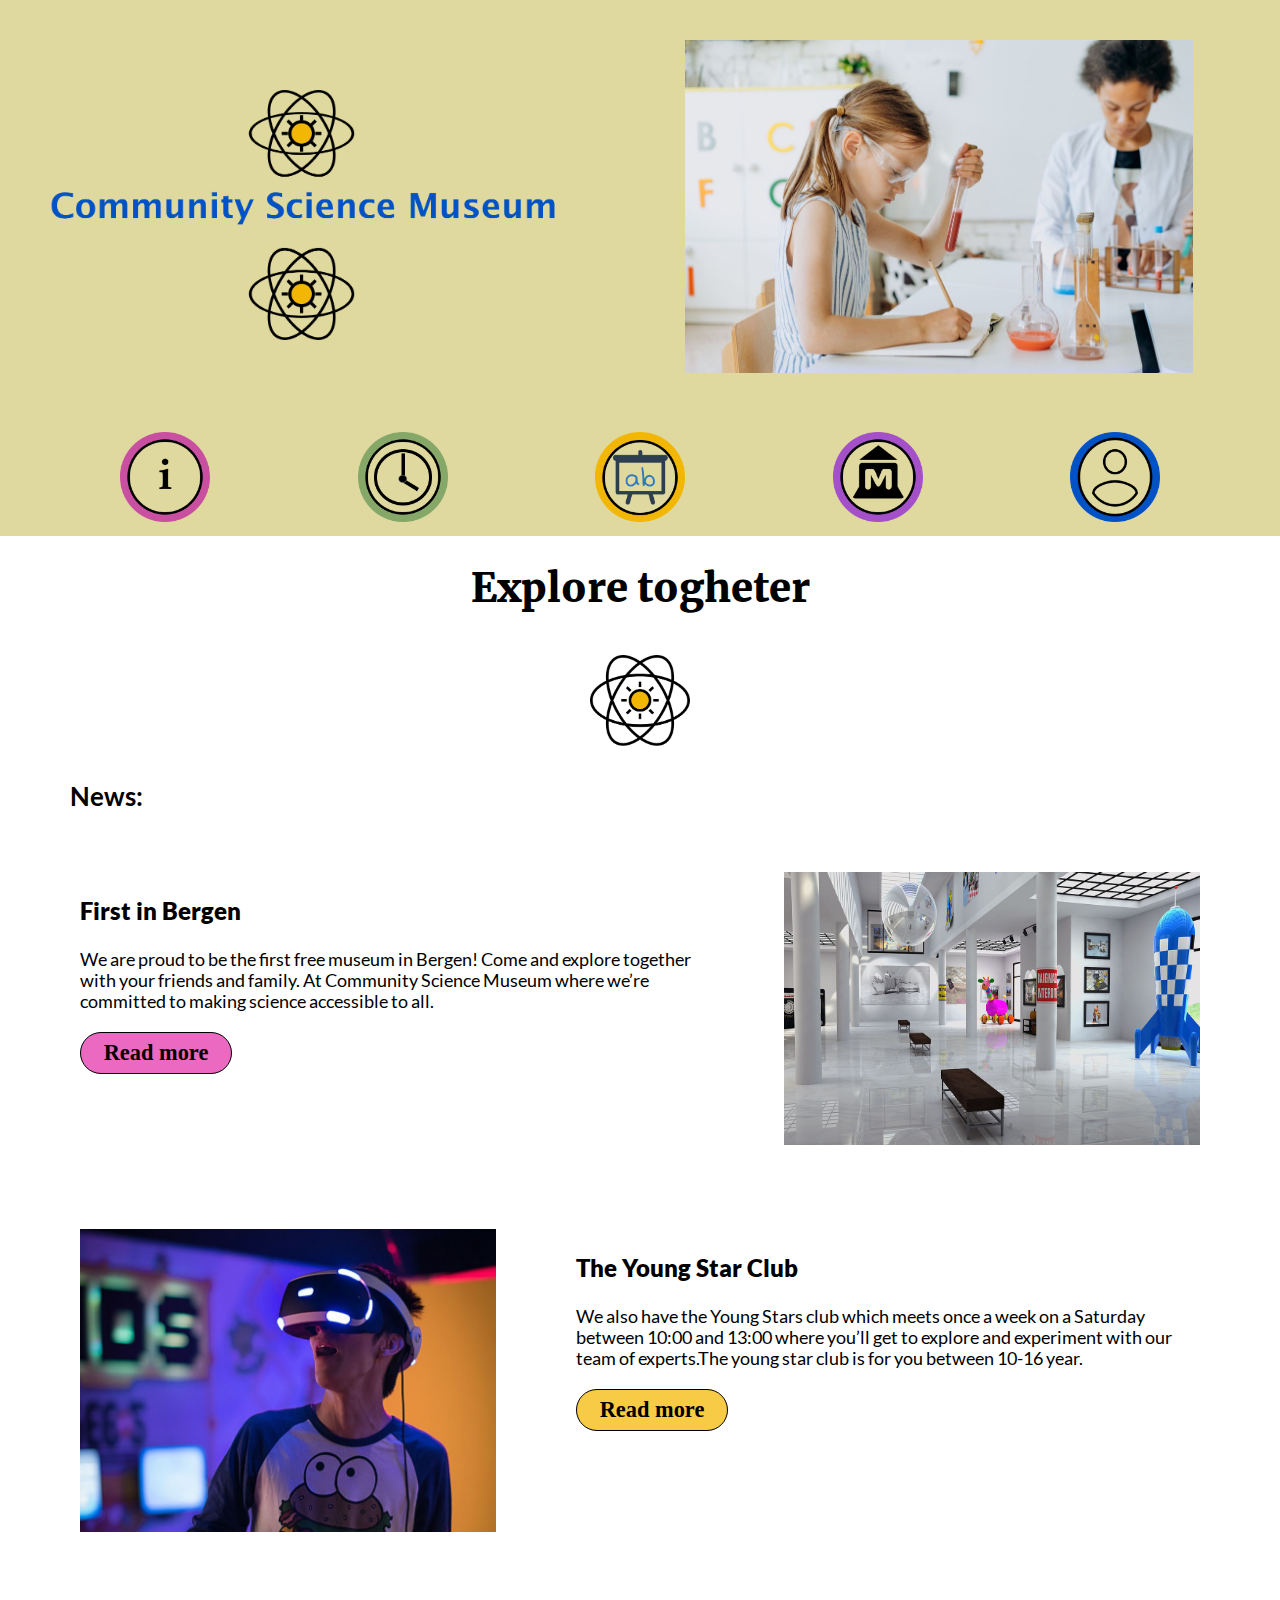
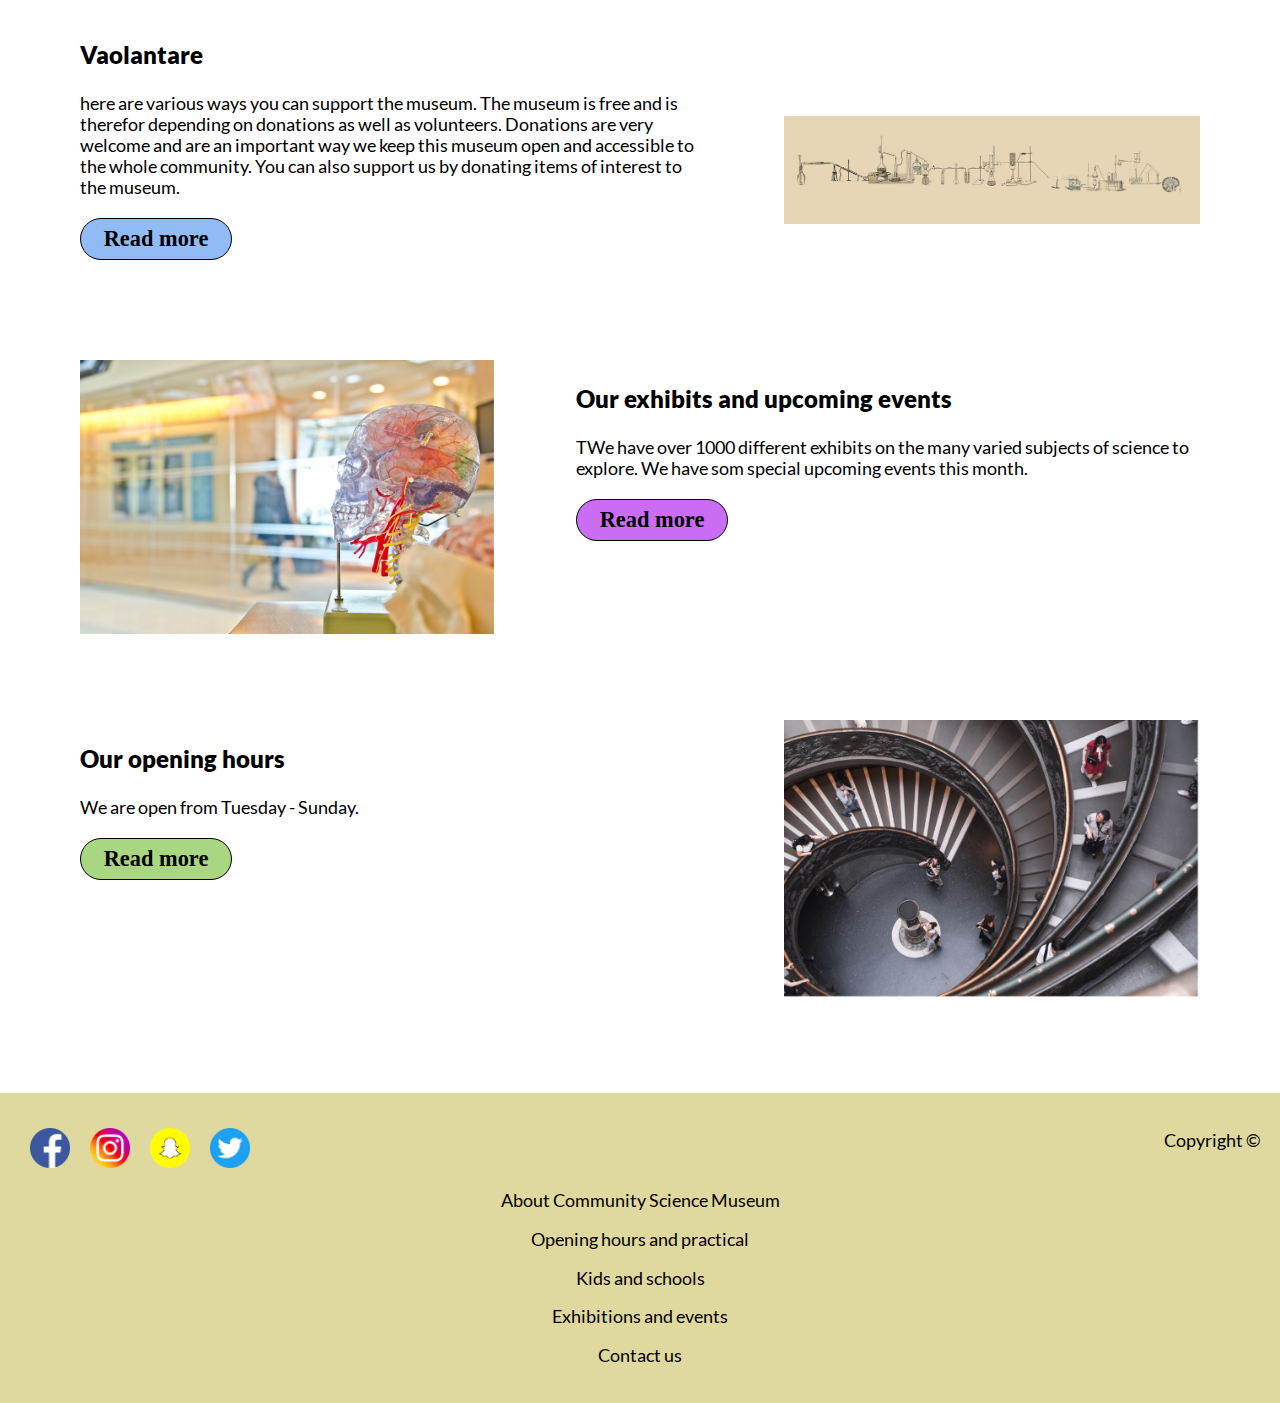
<file: index.html>
<!DOCTYPE html>
<html lang="en">
<head>
    <meta charset="UTF-8">
    <meta name="viewport" content="width=device-width, initial-scale=1.0">
    <meta name="description" content="Come explore togheter at the Community Science Museum in Bergen. Bring your friends, family or classes. 
    Free admissions. Accessible science.">
    <title>Community Science Museum | Home</title>
    <link rel="shortcut icon" type="image/png" href="images/favicon.png">
    <link href="css/style.css" rel="stylesheet">
    <link href="css/modal.css" rel="stylesheet">
    <link href="css/index.css" rel="stylesheet">
</head>
<body>
  <header>
     <a href="#modal1" class="mobile_menu">
     <img src="/images/icons/menu.png" alt="icon for menu">

     <section class="header_top">
         <div class="top1"><a href="index.html" title="Home"><img src="/images/icons/logo.png" alt="Logo Community Science Museum"></a></div>
         <div class="top2"><img src="/images/sciencekids.jpg" alt="Girl doing sience experiment"></div>
     </section>
    
      <section class="deteskop_nav">
         <div class="deteskop1"><a href="about.html" title="about us"><img src="/images/icons/icon-about.png" alt="icon for about us"></a></div>
         <div class="deteskop2"><a href="practical.html" title="practical information"><img src="/images/icons/icon-practical.png" alt="icon for practical information"></a></div>
         <div class="deteskop3"><a href="kids.html" title="offer for kids, schools and kindergartens"><img src="/images/icons/icon-kids.png" alt="icon for offer for kids, schools and kindergartens"></a></div>
         <div class="deteskop4"><a href="exhibition.html" title="exhibits and events"><img src="/images/icons/icon-exhibition.png" alt="icon for exebitions and events"></a></div>
         <div class="deteskop5"><a href="contact.html" title="contact us"><img src="/images/icons/icon-contact.png" alt="icon for contact us"></a></div>
      </section>
  </header>
  <main>
      <h1>Explore togheter</h1>
      <div class="h1_img"><img src="/images/icons/icon-home.png"alt="icon for home"></div>
      <h2>News:</h2>
      <section class="main main1">
           <div class="m1">
               <h3>First in Bergen</h3>
               <p>We are proud to be the first free museum in Bergen! Come and explore together with your friends and family.
                 At Community Science Museum where we’re committed to making science accessible to all.</p>
              <div class="btn btn1"><a href="about.html" title="About"><h4>Read more</h4></a></div>
           </div>
           <div class="m_1"><img src="/images/exhibit-1.jpg"alt="Image from our exhibit - The sky above us"></div>
      </section>
      <section class="main main2">
          <div class="m_2"><img src="/images/3Dkid2 jpg.jpeg" alt="Teenage boy trying VR"></div>
          <div class="m2">
             <h3>The Young Star Club</h3>
             <p>We also have the Young Stars club which meets once a week on a Saturday between 10:00 and 13:00 where
               you’ll get to explore and experiment with our team of experts.The young star club is for you between 10-16 year.</p>
             <div class="btn btn2"><a href="kids.html" title="Kids"><h4>Read more</h4></a></div>
          </div>
      </section>
      <section class="main main3">
          <div class="m3">
             <h3>Vaolantare</h3>
             <p>here are various ways you can support the museum. The museum is free and is therefor depending on donations
                as well as volunteers. Donations are very welcome and are an important way we keep this museum open and accessible to
                the whole community. You can also support us by donating items of interest to the museum.</p>
                <div class="btn btn3"><a href="contact.html" title="Contact"><h4>Read more</h4></a></div>
          </div>
          <div class="m_3"><img src="/images/lab.jpg" alt="Old drawing of a lab"></div>
      </section>
      <section class="main main4">
            <div class="m_4"><img src="/images/brain.jpg" alt="inside the skull"></div>
            <div class="m4">
                <h3>Our exhibits and upcoming events</h3>
                <p>TWe have over 1000 different exhibits on the many varied subjects of science to explore. We have som special upcoming
                    events this month.</p>
                <div class="btn btn4"><a href="exhibition.html" title="Exebitions"><h4>Read more</h4></a></div>
            </div>
      </section>
      <section class="main main5">
           <div class="m5">
               <h3>Our opening hours</h3>
               <p>We are open from Tuesday - Sunday.</p>
               <div class="btn btn5"><a href="practical.html" title="Practical"><h4>Read more</h4></a></div>
           </div>
           <div class="m_5"><img src="/images/stairs.jpg" alt="stairs in the museum"></div>
      </section>
  </main>
  <footer>
      <section class="sosial">
          <div class="sosial1"><a href="https://facebook.com" title="facebook"><img src="/images/icons/sosial-facebook.png" alt="icon for facebook"></a></div>
          <div class="sosial2"><a href="https://instagram.com" title="instagram"><img src="/images/icons/sosial-instagram.png" alt="icon for instagram"></a></div>
          <div class="sosial3"><a href="https://snapchat.com" title="snapchat"><img src="/images/icons/sosial-snapchat.png" alt="icon for snapchat"></a></div>
          <div class="sosial4"><a href="https://twitter.com" title="twitter"><img src="/images/icons/sosial-twitter.png" alt="icon for twitter"></a></div>
      </section>
      <section class="page-links">
          <a href="about.html" title="about us"><p>About Community Science Museum</p></a>
          <a href="practical.html" title="practical information"><p>Opening hours and practical</p></a>
          <a href="kids.html" title="kids and schools"><p>Kids and schools</p></a>
          <a href="exhibition.html" title="exhibitions and events"><p>Exhibitions and events</p></a>
          <a href="contact.html" title="contact us"><p>Contact us</p></a>
      </section>
      <section class="copy"><p>Copyright &copy</p></section>
  </footer>
        <div id="modal1" class="modal-background">
            <div class="modal-container">
                <section class="mobile_nav">
                    <div class="mobile1"><a href="about.html" title="about us"><img src="/images/icons/icon-about.png"
                                alt="icon for about us"></a></div>
                    <div class="mobile_1"><a href="about.html" title="about us">
                            <p>About Community Science Museum.</p>
                        </a></div>
                </section>
                <section class="mobile_nav">
                    <div class="mobile2"><a href="practical.html" title="practical"><img src="/images/icons/icon-practical.png"
                                alt="icon for offer for kids, schools and kindergartens"></a></div>
                    <div class="mobile_2"><a href="practical.html" title="practical">
                            <p>Check out our opening hours, admissions etc.</p>
                        </a></div>
                </section>
                <section class="mobile_nav">
                    <div class="mobile3"><a href="kids.html" title="offer for kids, schools and kindergartens"><img
                                src="/images/icons/icon-kids.png" alt="icon for offer for kids, schools and kindergartens"></a>
                    </div>
                    <div class="mobile_3"><a href="kids.html" title="offer for kids, schools and kindergartens">
                            <p>Check out or program for kids, «The Young star club» and excellent program for schools.</p>
                        </a></div>
                </section>
                <section class="mobile_nav">
                    <div class="mobile4"><a href="exhibition.html" title="exhibitions and events"><img
                                src="/images/icons/icon-exhibition.png" alt="icon for exebitions and events"></a></div>
                    <div class="mobile_4"><a href="exhibition.html" title="exhibitions and events">
                            <p>Check out our exhibits and upcoming events.</p>
                        </a></div>
                </section>
                <section class="mobile_nav">
                    <div class="mobile5"><a href="contact.html" title="contact us"><img src="/images/icons/icon-contact.png"
                                alt="icon for contact us"></a></div>
                    <div class="mobile_5"><a href="contact.html" title="contact us">
                            <p>Here you can find all our contact information.</p>
                        </a></div>
                </section>
                <section class="mobile_nav">
                    <div class="mobile6"><a href="index.html" title="Homepage"><img src="/images/icons/icon-home.png"
                                alt="icon for home"></a></div>
                    <div class="mobile_6"><a href="index.html" title="Homepage">
                            <p>Home.</p>
                        </a></div>
                </section>
                <a href="#closemodal" class="modal-close" title="Close"></a>
            </div>
</body>
</html>
</file>
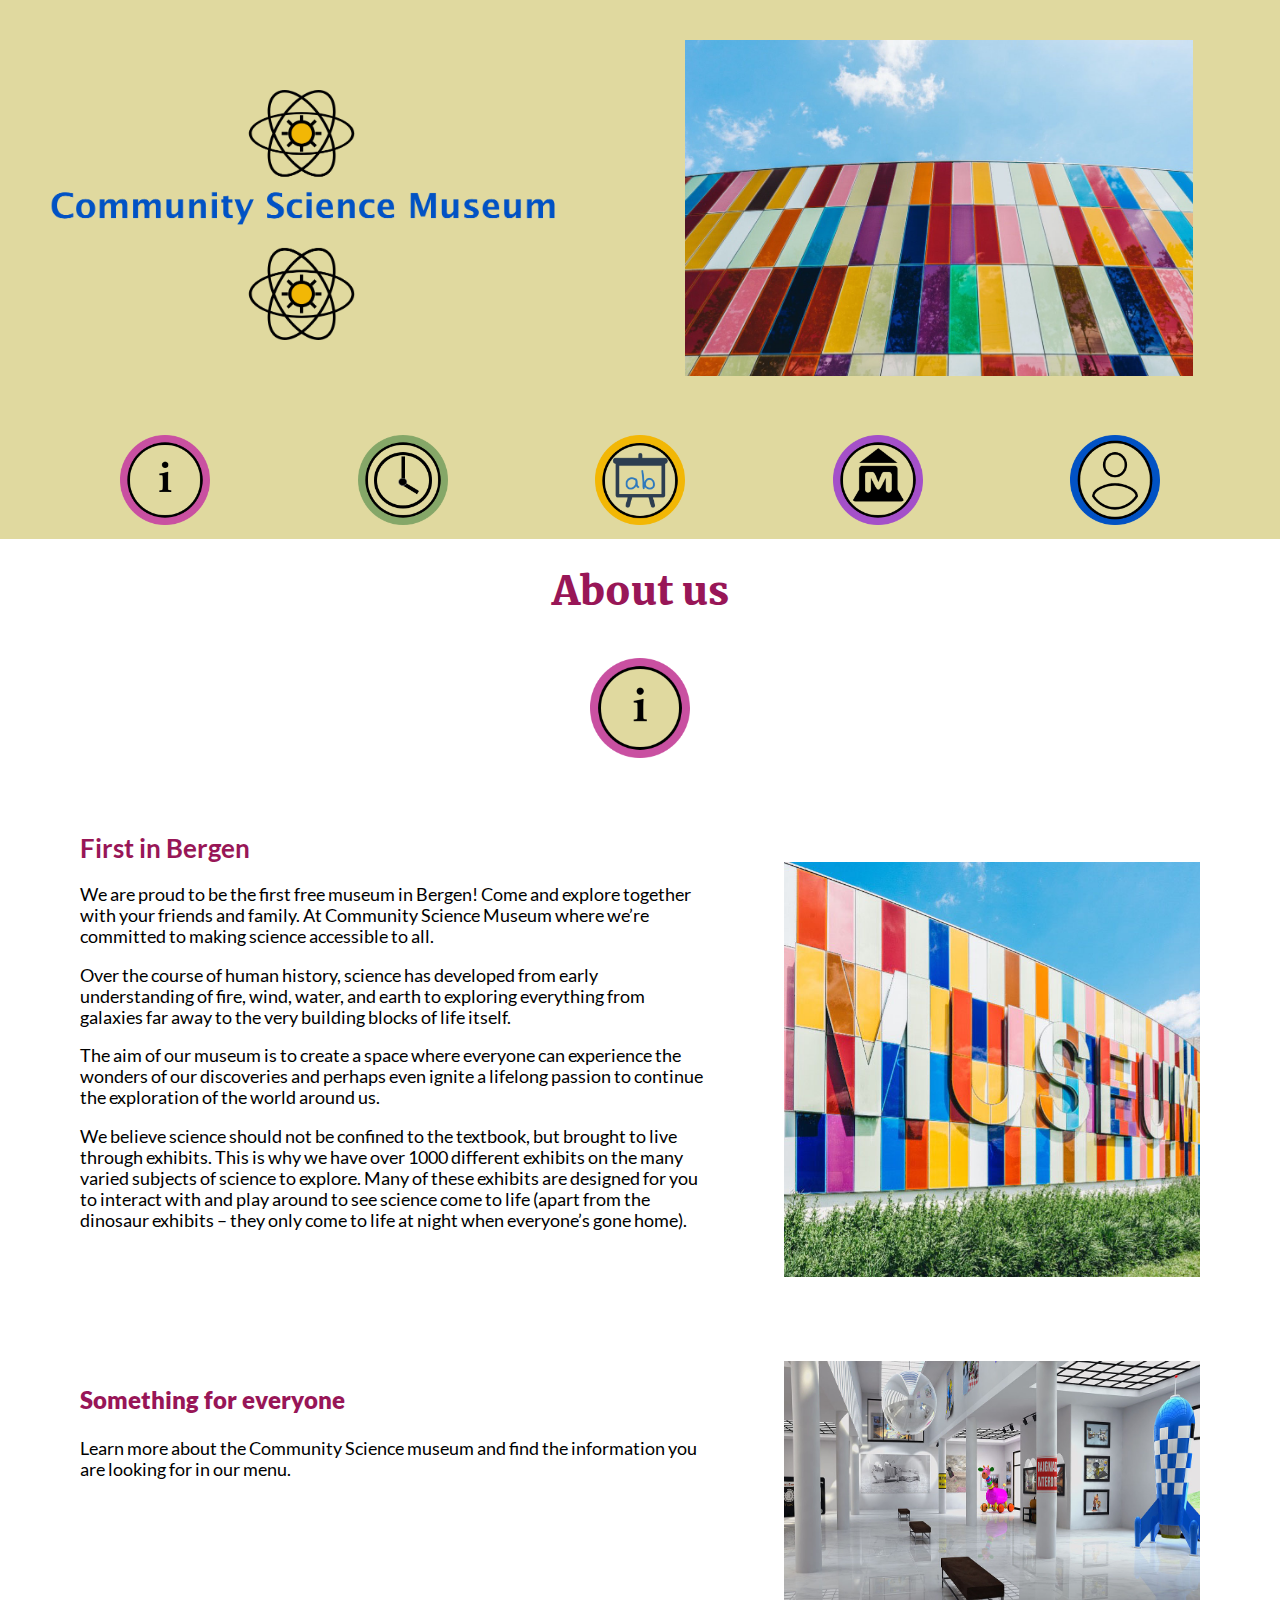
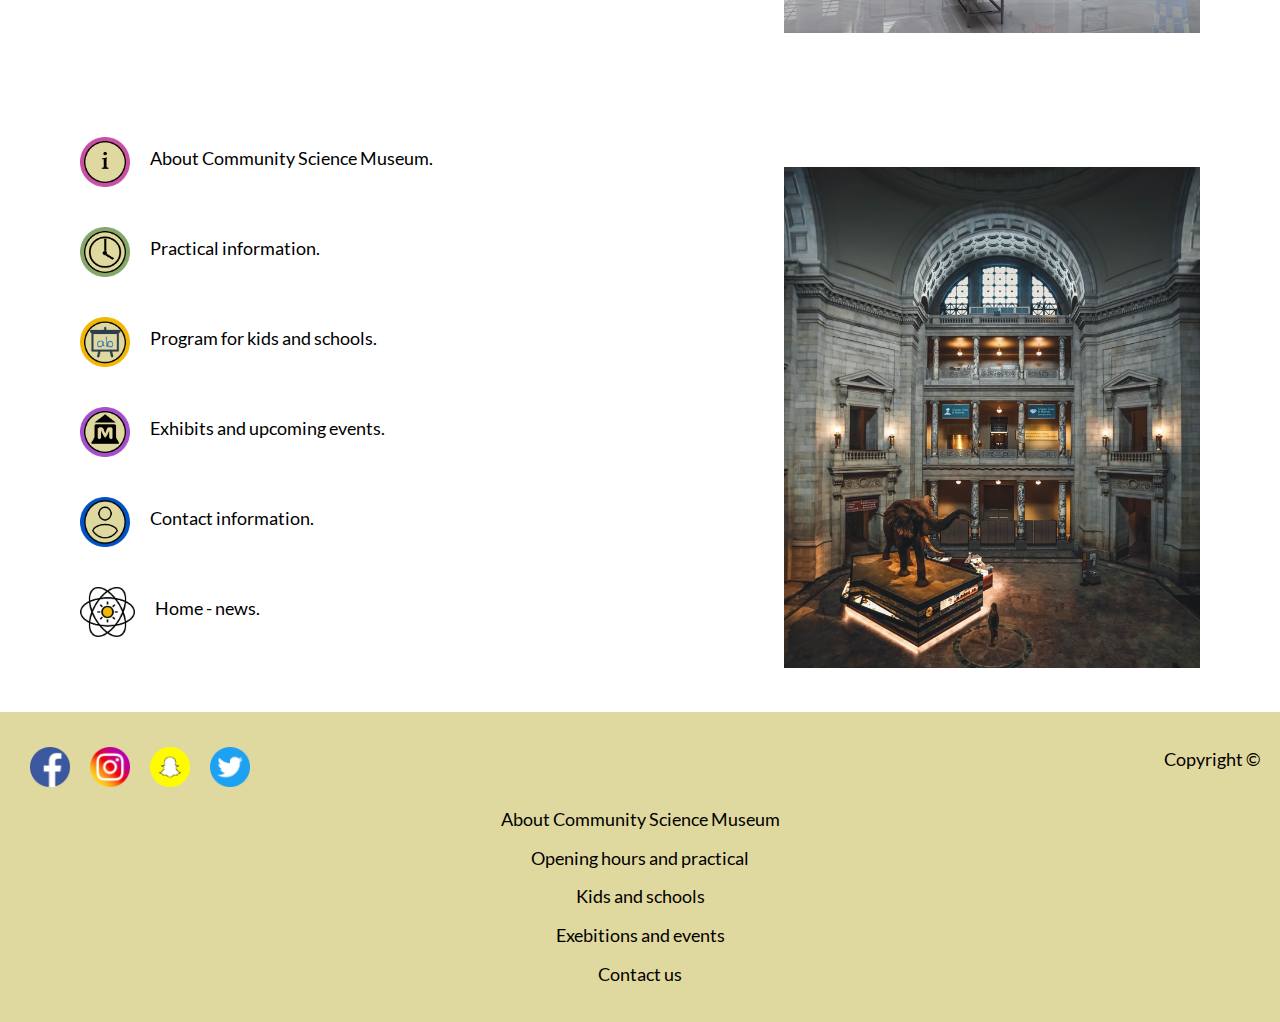
<file: about.html>
<!DOCTYPE html>
  <html lang="en">
     <head>
         <meta charset="UTF-8">
         <meta name="viewport" content="width=device-width, initial-scale=1.0">
         <meta name="description" content="About the Community Science Museum in Bergen">
         <title>Community Science Museum | About us</title>
            <link rel="shortcut icon" type="image/png" href="images/favicon.png">
         <link href="css/style.css" rel="stylesheet">
         <link href="css/modal.css" rel="stylesheet">
         <link href="css/about.css" rel="stylesheet">
     </head>
     <body>
          <header>
               <a href="#modal1" class="mobile_menu"><img src="/images/icons/menu.png" alt="icon for menu">
               <section class="header_top">
                      <div class="top1"><a href="index.html" title="Home"><img src="/images/icons/logo.png"alt="Logo Community Science Museum"></a></div>
                      <div class="top2"><img src="/images/museum2.jpg" alt="Museum facade"></div>
               </section>
                <section class="deteskop_nav">
                     <div class="deteskop1"><a href="about.html" title="about us"><img src="/images/icons/icon-about.png"alt="icon for about us"></a></div>
                     <div class="deteskop2"><a href="practical.html" title="practical information"><img src="/images/icons/icon-practical.png" alt="icon for practical information"></a></div>
                     <div class="deteskop3"><a href="kids.html" title="offer for kids, schools and kindergartens"><img src="/images/icons/icon-kids.png" alt="icon for offer for kids, schools and kindergartens"></a></div>
                     <div class="deteskop4"><a href="exhibition.html" title="exebitions and events"><img src="/images/icons/icon-exhibition.png" alt="icon for exebitions and events"></a></div>
                     <div class="deteskop5"><a href="contact.html" title="contact us"><img src="/images/icons/icon-contact.png" alt="icon for contact us"></a></div>
                </section>
         </header>
         <main>
              <h1>About us</h1>
            <div class="h1_img"><img src="/images/icons/icon-about.png" alt="icon for home"></div>
            <section class="main main1">
                  <div class="m1">
                        <h2>First in Bergen</h2>
                        <p>We are proud to be the first free museum in Bergen!
                        Come and explore together with your friends and family.
                         At Community Science Museum where we’re committed
                        to making science accessible to all.</p>
                        <p>Over the course of human history, science has developed
                        from early understanding of fire, wind, water, and earth to
                        exploring everything from galaxies far away to the very
                        building blocks of life itself.</p>
                        <p>The aim of our museum is to create a space where everyone
                        can experience the wonders of our discoveries and perhaps
                        even ignite a lifelong passion to continue the exploration of
                        the world around us.</p>
                        <p>We believe science should not be confined to the textbook,
                        but brought to live through exhibits. This is why we have over 
                        1000 different exhibits on the many varied subjects of science 
                        to explore. Many of these exhibits are designed for you to interact 
                        with and play around to see science come to life (apart from the dinosaur exhibits 
                        – they only come to life at night when everyone’s gone home).</p>
                  </div>
                  <div class="m_1"><img src="/images/museum.jpg" alt="Museum fasade with the museum name"></div>
            </section>
            <section class="main main2">
                  <div class="m2">
                       <h3>Something for everyone</h3>
                       <p>Learn more about the Community Science museum and find
                        the information you are looking for in our menu.</p>
                  </div>
                  <div class="m_2"><img src="/images/exhibit-1.jpg"alt="Image from our exhibition - The sky above us"></div>
            </section>
            <section class="main main3">
                 <div class="m3 about_menu">
                        <div class="about1"><a href="about.html" title="about us"><img src="/images/icons/icon-about.png"alt="icon for about us"><p>About Community Science Museum.</p></a></div>
                        <div class="about2"><a href="practical.html" title="practical information"><img src="/images/icons/icon-practical.png" alt="icon for practical information"><p>Practical information.</p></a></div>
                        <div class="about3"><a href="kids.html" title="offer for kids, schools and kindergartens"><img src="/images/icons/icon-kids.png" alt="icon for offer for kids, schools and kindergartens"><p>Program for kids and schools.</p></a></div>
                        <div class="about4"><a href="exhibition.html" title="exebitions and events"><img src="/images/icons/icon-exhibition.png" alt="icon for exebitions and events"><p>Exhibits and upcoming events.</p></a></div>
                        <div class="about5"><a href="contact.html" title="contact us"><img src="/images/icons/icon-contact.png" alt="icon for contact us"><p>Contact information.</p></a></div>
                        <div class="about6"><a href="index.html" title="contact us"><img src="/images/icons/icon-home.png" alt="icon for home"><p>Home - news.</p></a></div>
                 </div>
                  <div class="m_3"><img src="/images/exhibiis2.png"alt="One of our exhibits-elephant"></div>
            </section>
        </main>
        <footer>
              <section class="sosial">
                    <div class="sosial1"><a href="https://facebook.com" title="facebook"><img src="/images/icons/sosial-facebook.png" alt="icon for facebook"></a></div>
                    <div class="sosial2"><a href="https://instagram.com" title="instagram"><img src="/images/icons/sosial-instagram.png" alt="icon for instagram"></a></div>
                    <div class="sosial3"><a href="https://snapchat.com" title="snapchat"><img src="/images/icons/sosial-snapchat.png" alt="icon for snapchat"></a></div>
                    <div class="sosial4"><a href="https://twitter.com" title="twitter"><img src="/images/icons/sosial-twitter.png" alt="icon for twitter"></a></div>
             </section>
             <section class="page-links">
                   <a href="about.html" title="about us"><p>About Community Science Museum</p></a>
                   <a href="practical.html" title="practical information"><p>Opening hours and practical</p></a>
                   <a href="kids.html" title="kids and schools"><p>Kids and schools</p></a>
                   <a href="exhibition.html" title="exhibitions and events"><p>Exebitions and events</p></a>
                   <a href="contact.html" title="contact us"><p>Contact us</p></a>
             </section>
             <section class="copy"><p>Copyright &copy</p></section>
        </footer>
            <div id="modal1" class="modal-background">
                  <div class="modal-container">
                        <section class="mobile_nav">
                              <div class="mobile1"><a href="about.html" title="about us"><img src="/images/icons/icon-about.png"
                                                alt="icon for about us"></a></div>
                              <div class="mobile_1"><a href="about.html" title="about us">
                                          <p>About Community Science Museum.</p>
                                    </a></div>
                        </section>
                        <section class="mobile_nav">
                              <div class="mobile2"><a href="practical.html" title="practical"><img
                                                src="/images/icons/icon-practical.png"
                                                alt="icon for offer for kids, schools and kindergartens"></a></div>
                              <div class="mobile_2"><a href="practical.html" title="practical">
                                          <p>Check out our opening hours, admissions etc.</p>
                                    </a></div>
                        </section>
                        <section class="mobile_nav">
                              <div class="mobile3"><a href="kids.html" title="offer for kids, schools and kindergartens"><img
                                                src="/images/icons/icon-kids.png"
                                                alt="icon for offer for kids, schools and kindergartens"></a></div>
                              <div class="mobile_3"><a href="kids.html" title="offer for kids, schools and kindergartens">
                                          <p>Check out or program for kids, «The Young star club» and excellent program for schools.
                                          </p>
                                    </a></div>
                        </section>
                        <section class="mobile_nav">
                              <div class="mobile4"><a href="exhibition.html" title="exhibitions and events"><img
                                                src="/images/icons/icon-exhibition.png" alt="icon for exebitions and events"></a>
                              </div>
                              <div class="mobile_4"><a href="exhibition.html" title="exhibitions and events">
                                          <p>Check out our exhibits and upcoming events.</p>
                                    </a></div>
                        </section>
                        <section class="mobile_nav">
                              <div class="mobile5"><a href="contact.html" title="contact us"><img
                                                src="/images/icons/icon-contact.png" alt="icon for contact us"></a></div>
                              <div class="mobile_5"><a href="contact.html" title="contact us">
                                          <p>Here you can find all our contact information.</p>
                                    </a></div>
                        </section>
                        <section class="mobile_nav">
                              <div class="mobile6"><a href="index.html" title="Homepage"><img src="/images/icons/icon-home.png"
                                                alt="icon for home"></a></div>
                              <div class="mobile_6"><a href="index.html" title="Homepage">
                                          <p>Home.</p>
                                    </a></div>
                        </section>
                        <a href="#closemodal" class="modal-close" title="Close"></a>
                  </div>
 </body>
</html>
</file>
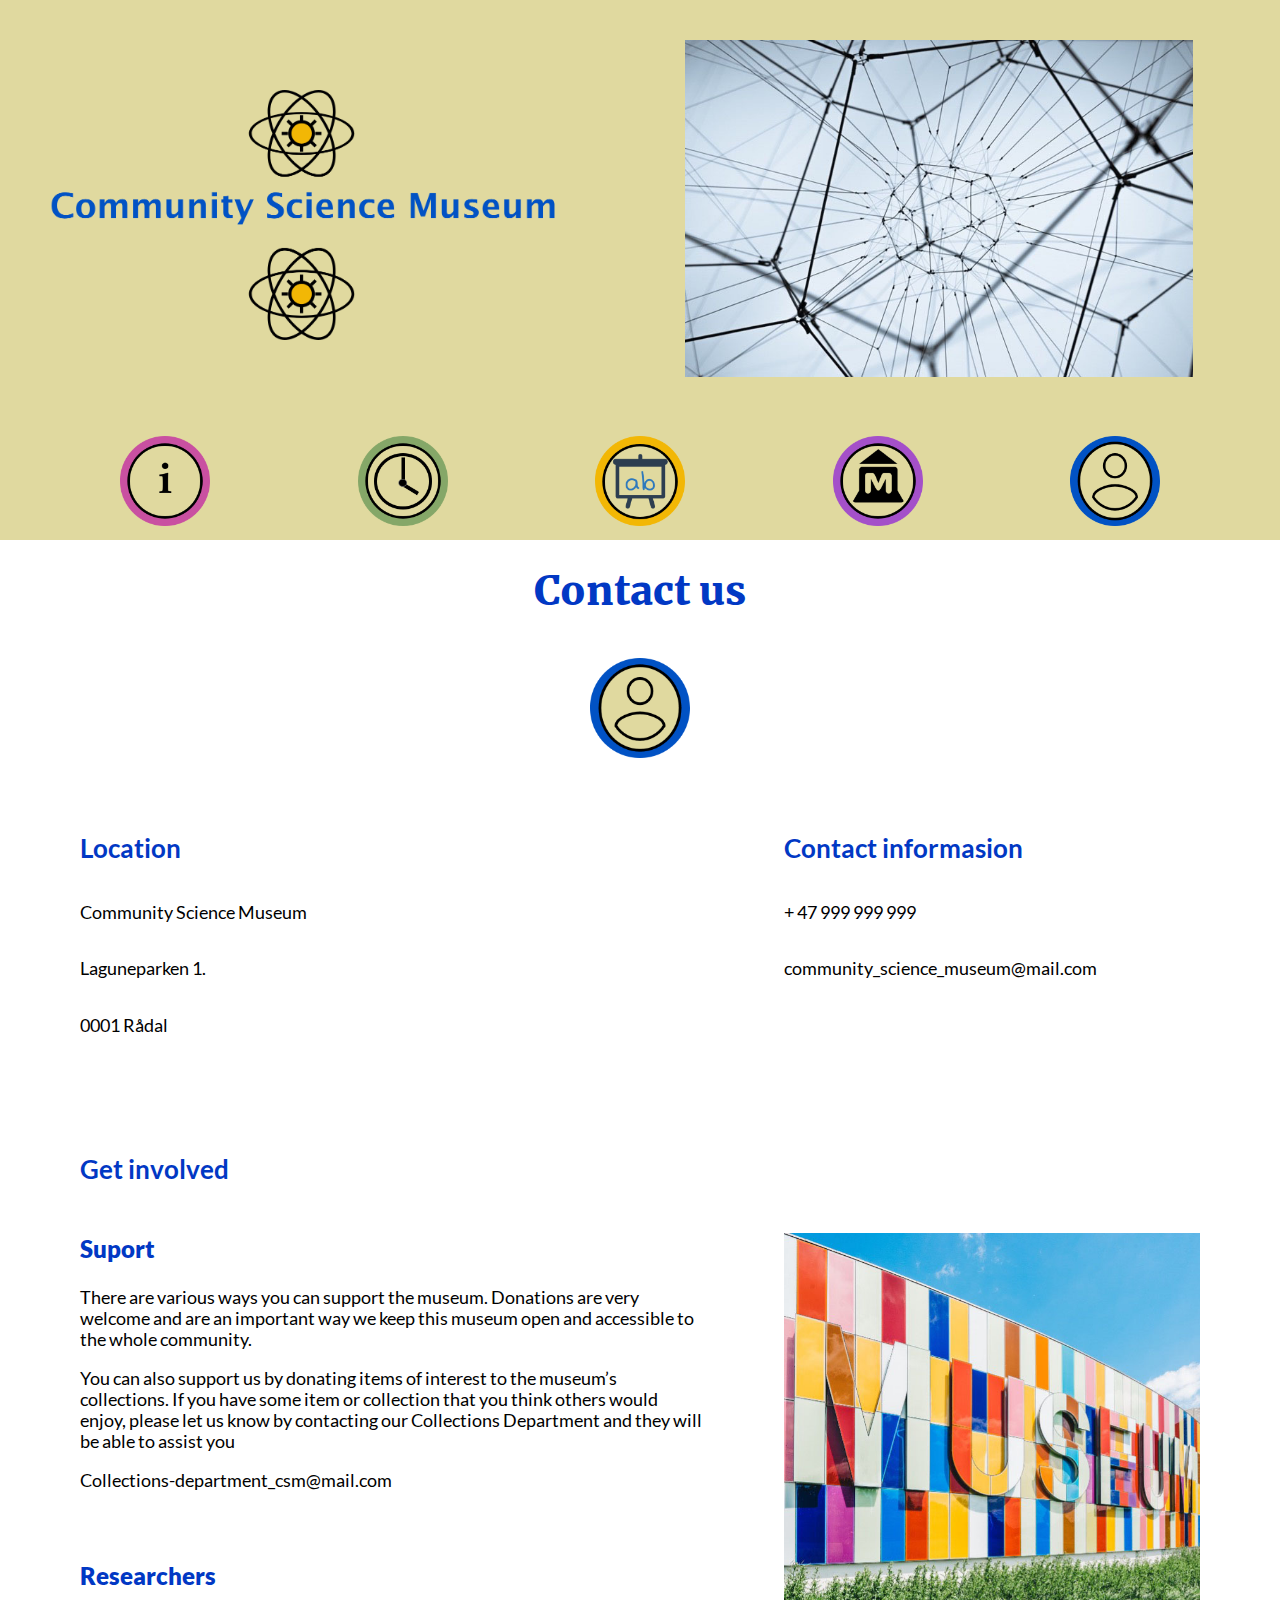
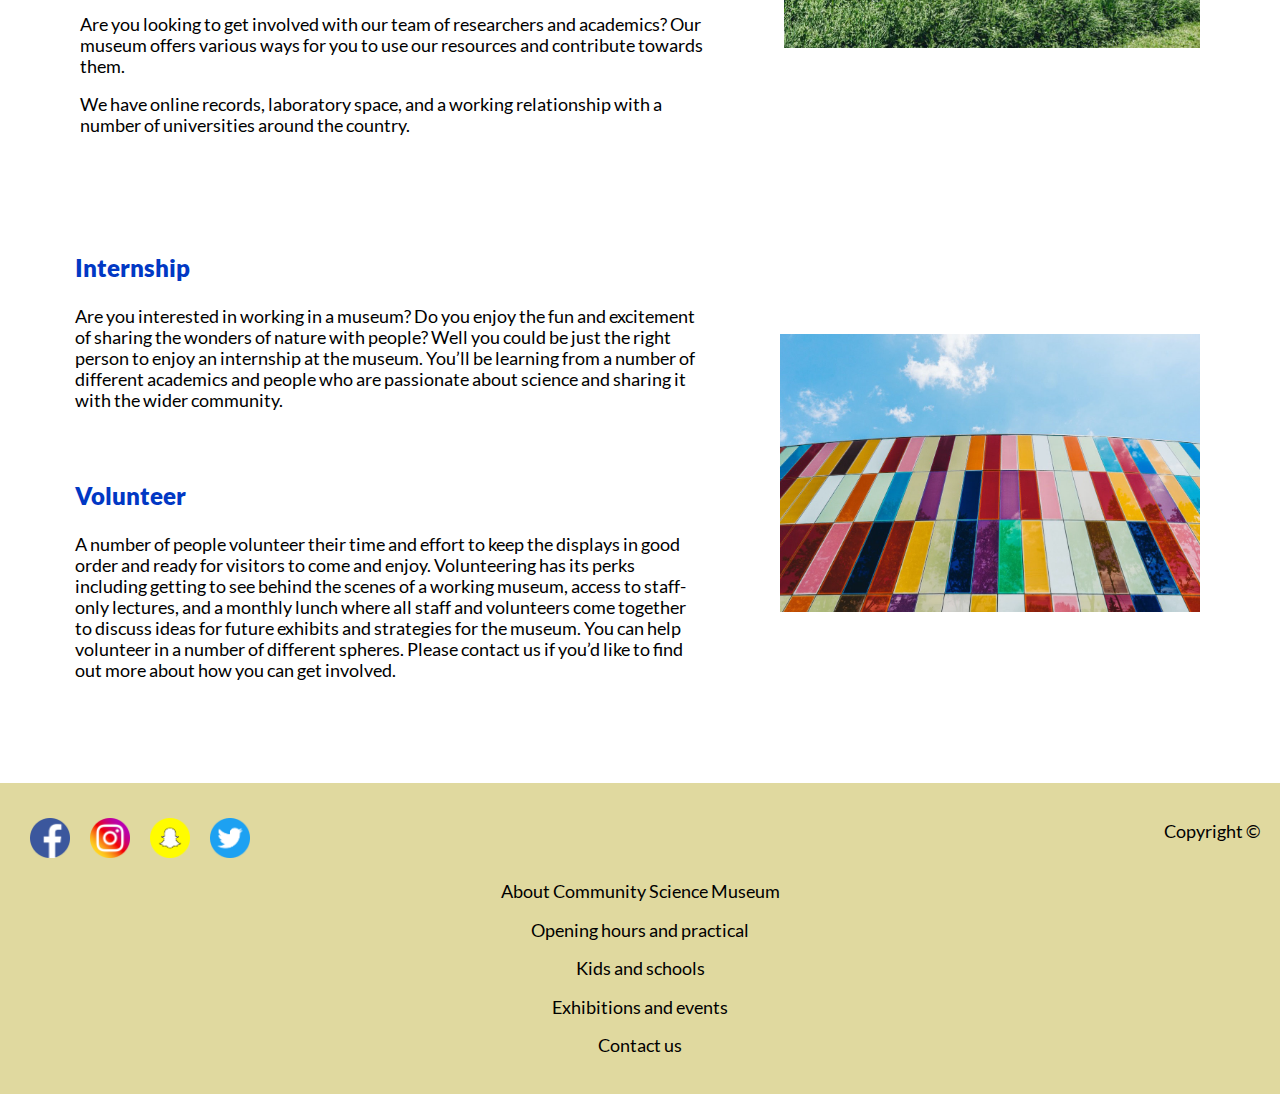
<file: contact.html>
<!DOCTYPE html>
<html lang="en">
     <head>
         <meta charset="UTF-8">
         <meta name="viewport" content="width=device-width, initial-scale=1.0">
         <meta name="description" content="Contact the Community Science Museum in Bergen">
         <title>Community Science Museum | Contact us</title>
          <link rel="shortcut icon" type="image/png" href="images/favicon.png">
         <link href="css/style.css" rel="stylesheet">
         <link href="css/modal.css" rel="stylesheet">
         <link href="css/contact.css" rel="stylesheet">
      </head>
      <body>
          <header>
              <a href="#modal1" class="mobile_menu"><img src="/images/icons/menu.png" alt="icon for menu">
              <section class="header_top">
                    <div class="top1"><a href="index.html" title="Home"><img src="/images/icons/logo.png" alt="Logo Community Science Museum"></a></div>
                    <div class="top2"><img src="/images/sky.jpg" alt="Arcitecture of museums celling with skywindow"></div>
              </section>
              <section class="deteskop_nav">
                    <div class="deteskop1"><a href="about.html" title="about us"><img src="/images/icons/icon-about.png"alt="icon for about us"></a></div>
                    <div class="deteskop2"><a href="practical.html" title="practical information"><img src="/images/icons/icon-practical.png" alt="icon for practical information"></a></div>
                    <div class="deteskop3"><a href="kids.html" title="offer for kids, schools and kindergartens"><img src="/images/icons/icon-kids.png" alt="icon for offer for kids, schools and kindergartens"></a></div>
                    <div class="deteskop4"><a href="exhibition.html" title="exhibitions and events"><img src="/images/icons/icon-exhibition.png" alt="icon for exebitions and events"></a></div>
                    <div class="deteskop5"><a href="contact.html" title="contact us"><img src="/images/icons/icon-contact.png" alt="icon for contact us"></a></div>
              </section>
         </header>
         <main>
              <h1>Contact us</h1>
               <div class="h1_img"><img src="/images/icons/icon-contact.png" alt="icon for contact"></div>
               <section class="main main1">
                    <div class="m1">
                         <h2>Location</h2>
                         <p>Community Science Museum</p>
                         <p>Laguneparken 1.</p>
                         <p>0001 Rådal</p>
                    </div>
                    <div class="m_1">
                         <h2>Contact informasion</h2>
                         <p>+ 47 999 999 999</p>
                         <p>community_science_museum@mail.com</p>
                    </div>
               </section>
               <section class="main main2">
                    <div class="m2">
                         <div class="h_2"><h2>Get involved</h2></div>
                         <h3>Suport</h3>
                         <p>There are various ways you can support the museum.
                         Donations are very welcome and are an important way
                         we keep this museum open and accessible to the whole
                         community.</p>
                         <p>You can also support us by donating items of interest
                         to the museum’s collections. If you have some item or
                         collection that you think others would enjoy, please let
                         us know by contacting our Collections Department and
                         they will be able to assist you</p>
                         <p>Collections-department_csm@mail.com</p>
                         <div class="contact">
                              <h3>Researchers</h3>
                              <p>Are you looking to get involved with our team of
                              researchers and academics? Our museum offers various
                              ways for you to use our resources and contribute towards them.</p>
                              <p>We have online records, laboratory space, and a working
                               relationship with a number of universities around the country.</p>
                         </div>
                    </div>
                        <div class="m_2"><img src="/images/museum.jpg" alt="Museum facade"></div>
               </section>
               <section class="main main3">
                    <div class="m3">
                              <h3>Internship</h3>
                              <p>Are you interested in working in a museum?
                               Do you enjoy the fun and excitement of sharing the
                              wonders of nature with people? Well you could be just
                              the right person to enjoy an internship at the museum.
                              You’ll be learning from a number of different academics
                              and people who are passionate about science and
                              sharing it with the wider community.</p>
                              <div class="contact">
                                 <h3>Volunteer</h3>
                                 <p>A number of people volunteer their time and effort to
                                  keep the displays in good order and ready for visitors
                                 to come and enjoy. Volunteering has its perks including
                                getting to see behind the scenes of a working museum,
                                access to staff-only lectures, and a monthly lunch where
                               all staff and volunteers come together to discuss ideas
                               for future exhibits and strategies for the museum.
                               You can help volunteer in a number of different spheres.
                               Please contact us if you’d like to find out more about how
                                you can get involved.</p>
                           </div>
                    </div>
                    <div class="m_3"><img src="/images/museum2.jpg" alt="Museum facade"></div>
               </section>
         </main>
         <footer>
                <section class="sosial">
                      <div class="sosial1"><a href="https://facebook.com" title="facebook"><img src="/images/icons/sosial-facebook.png" alt="icon for facebook"></a></div>
                      <div class="sosial2"><a href="https://instagram.com" title="instagram"><img src="/images/icons/sosial-instagram.png" alt="icon for instagram"></a></div>
                      <div class="sosial3"><a href="https://snapchat.com" title="snapchat"><img src="/images/icons/sosial-snapchat.png" alt="icon for snapchat"></a></div>
                      <div class="sosial4"><a href="https://twitter.com" title="twitter"><img src="/images/icons/sosial-twitter.png" alt="icon for twitter"></a></div>
                 </section>
                 <section class="page-links">
                     <a href="about.html" title="about us"><p>About Community Science Museum</p></a>
                     <a href="practical.html" title="practical information"><p>Opening hours and practical</p></a>
                     <a href="kids.html" title="kids and schools"><p>Kids and schools</p></a>
                     <a href="exhibition.html" title="exhibitions and events"><p>Exhibitions and events</p></a><a href="contact.html" title="contact us"><p>Contact us</p></a>
                 </section>
                 <section class="copy"><p>Copyright &copy</p></section>
          </footer>
               <div id="modal1" class="modal-background">
                    <div class="modal-container">
                         <section class="mobile_nav">
                              <div class="mobile1"><a href="about.html" title="about us"><img src="/images/icons/icon-about.png"
                                             alt="icon for about us"></a></div>
                              <div class="mobile_1"><a href="about.html" title="about us">
                                        <p>About Community Science Museum.</p>
                                   </a></div>
                         </section>
                         <section class="mobile_nav">
                              <div class="mobile2"><a href="practical.html" title="practical"><img
                                             src="/images/icons/icon-practical.png"
                                             alt="icon for offer for kids, schools and kindergartens"></a></div>
                              <div class="mobile_2"><a href="practical.html" title="practical">
                                        <p>Check out our opening hours, admissions etc.</p>
                                   </a></div>
                         </section>
                         <section class="mobile_nav">
                              <div class="mobile3"><a href="kids.html" title="offer for kids, schools and kindergartens"><img
                                             src="/images/icons/icon-kids.png"
                                             alt="icon for offer for kids, schools and kindergartens"></a></div>
                              <div class="mobile_3"><a href="kids.html" title="offer for kids, schools and kindergartens">
                                        <p>Check out or program for kids, «The Young star club» and excellent program for schools.</p>
                                   </a></div>
                         </section>
                         <section class="mobile_nav">
                              <div class="mobile4"><a href="exhibition.html" title="exhibitions and events"><img
                                             src="/images/icons/icon-exhibition.png" alt="icon for exebitions and events"></a></div>
                              <div class="mobile_4"><a href="exhibition.html" title="exhibitions and events">
                                        <p>Check out our exhibits and upcoming events.</p>
                                   </a></div>
                         </section>
                         <section class="mobile_nav">
                              <div class="mobile5"><a href="contact.html" title="contact us"><img src="/images/icons/icon-contact.png"
                                             alt="icon for contact us"></a></div>
                              <div class="mobile_5"><a href="contact.html" title="contact us">
                                        <p>Here you can find all our contact information.</p>
                                   </a></div>
                         </section>
                         <section class="mobile_nav">
                              <div class="mobile6"><a href="index.html" title="Homepage"><img src="/images/icons/icon-home.png"
                                             alt="icon for home"></a></div>
                              <div class="mobile_6"><a href="index.html" title="Homepage">
                                        <p>Home.</p>
                                   </a></div>
                         </section>
                         <a href="#closemodal" class="modal-close" title="Close"></a>
                    </div>
  </body>

</html>
</file>
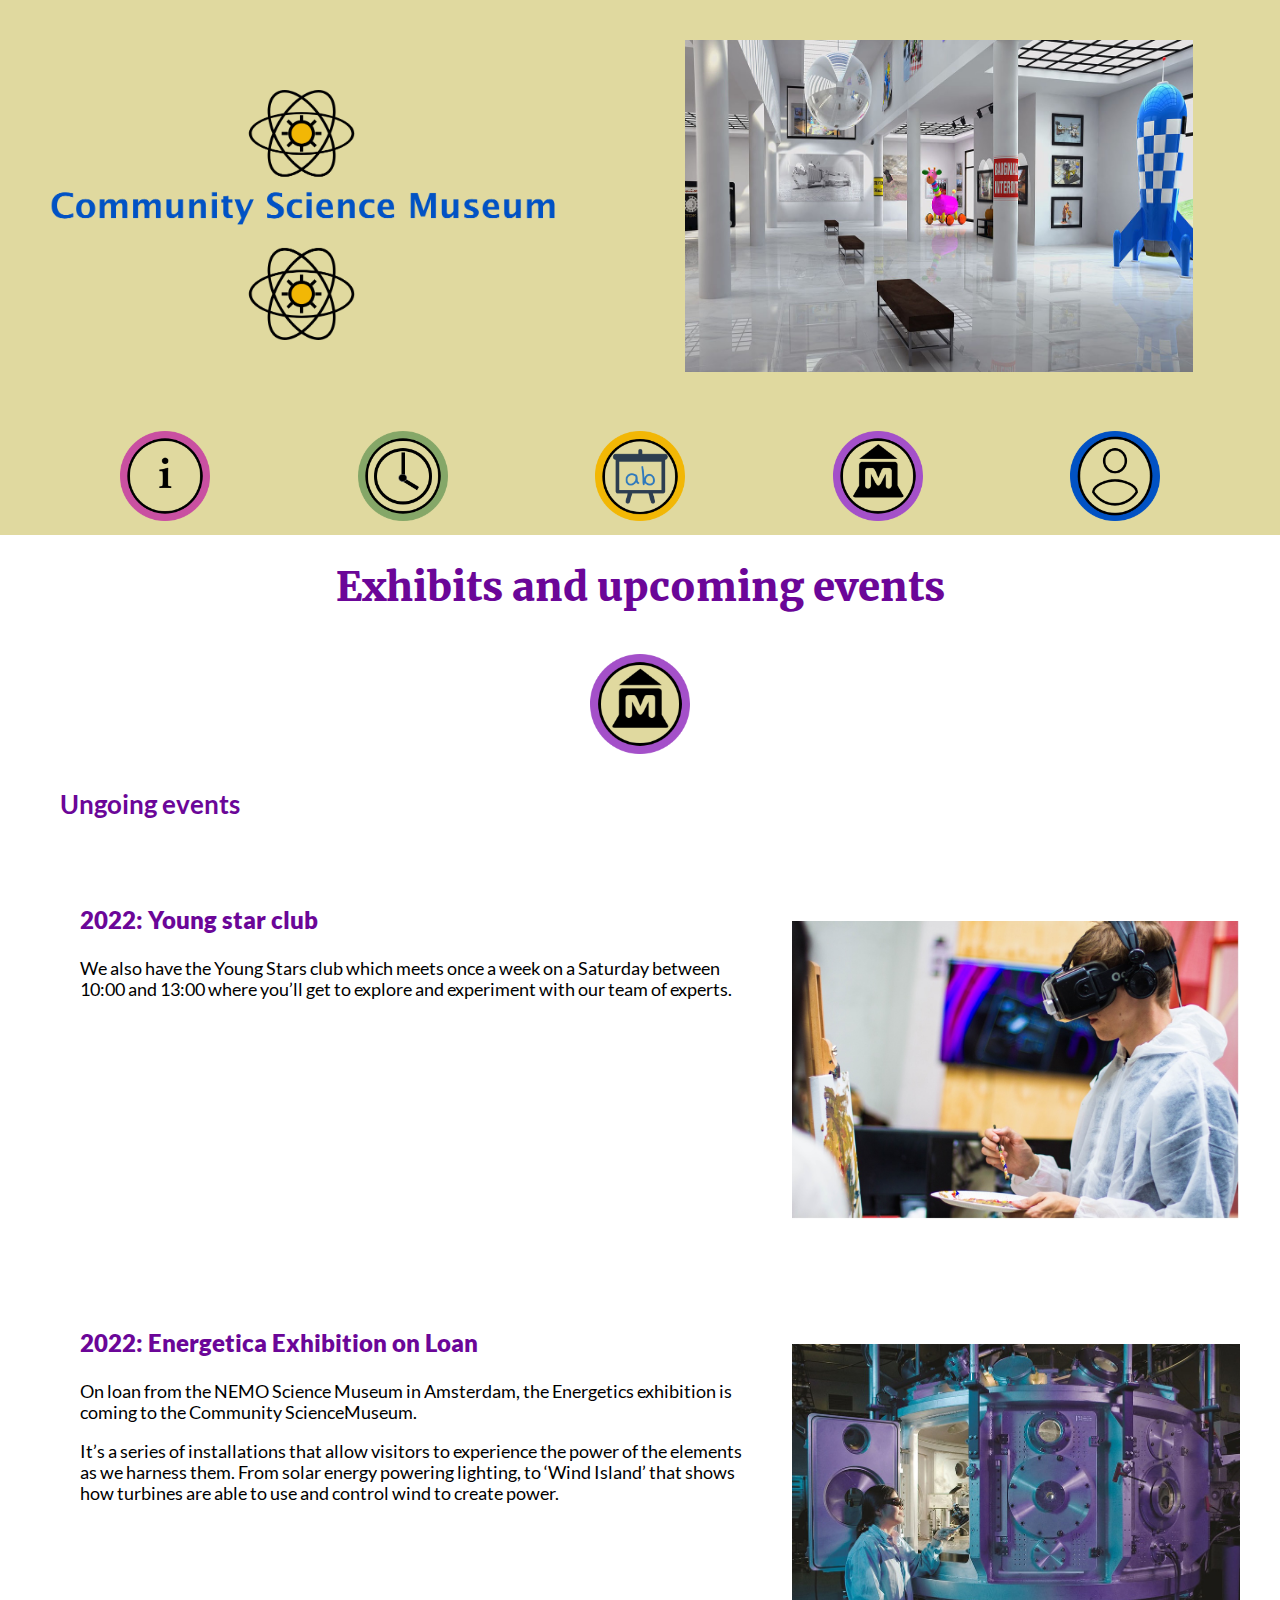
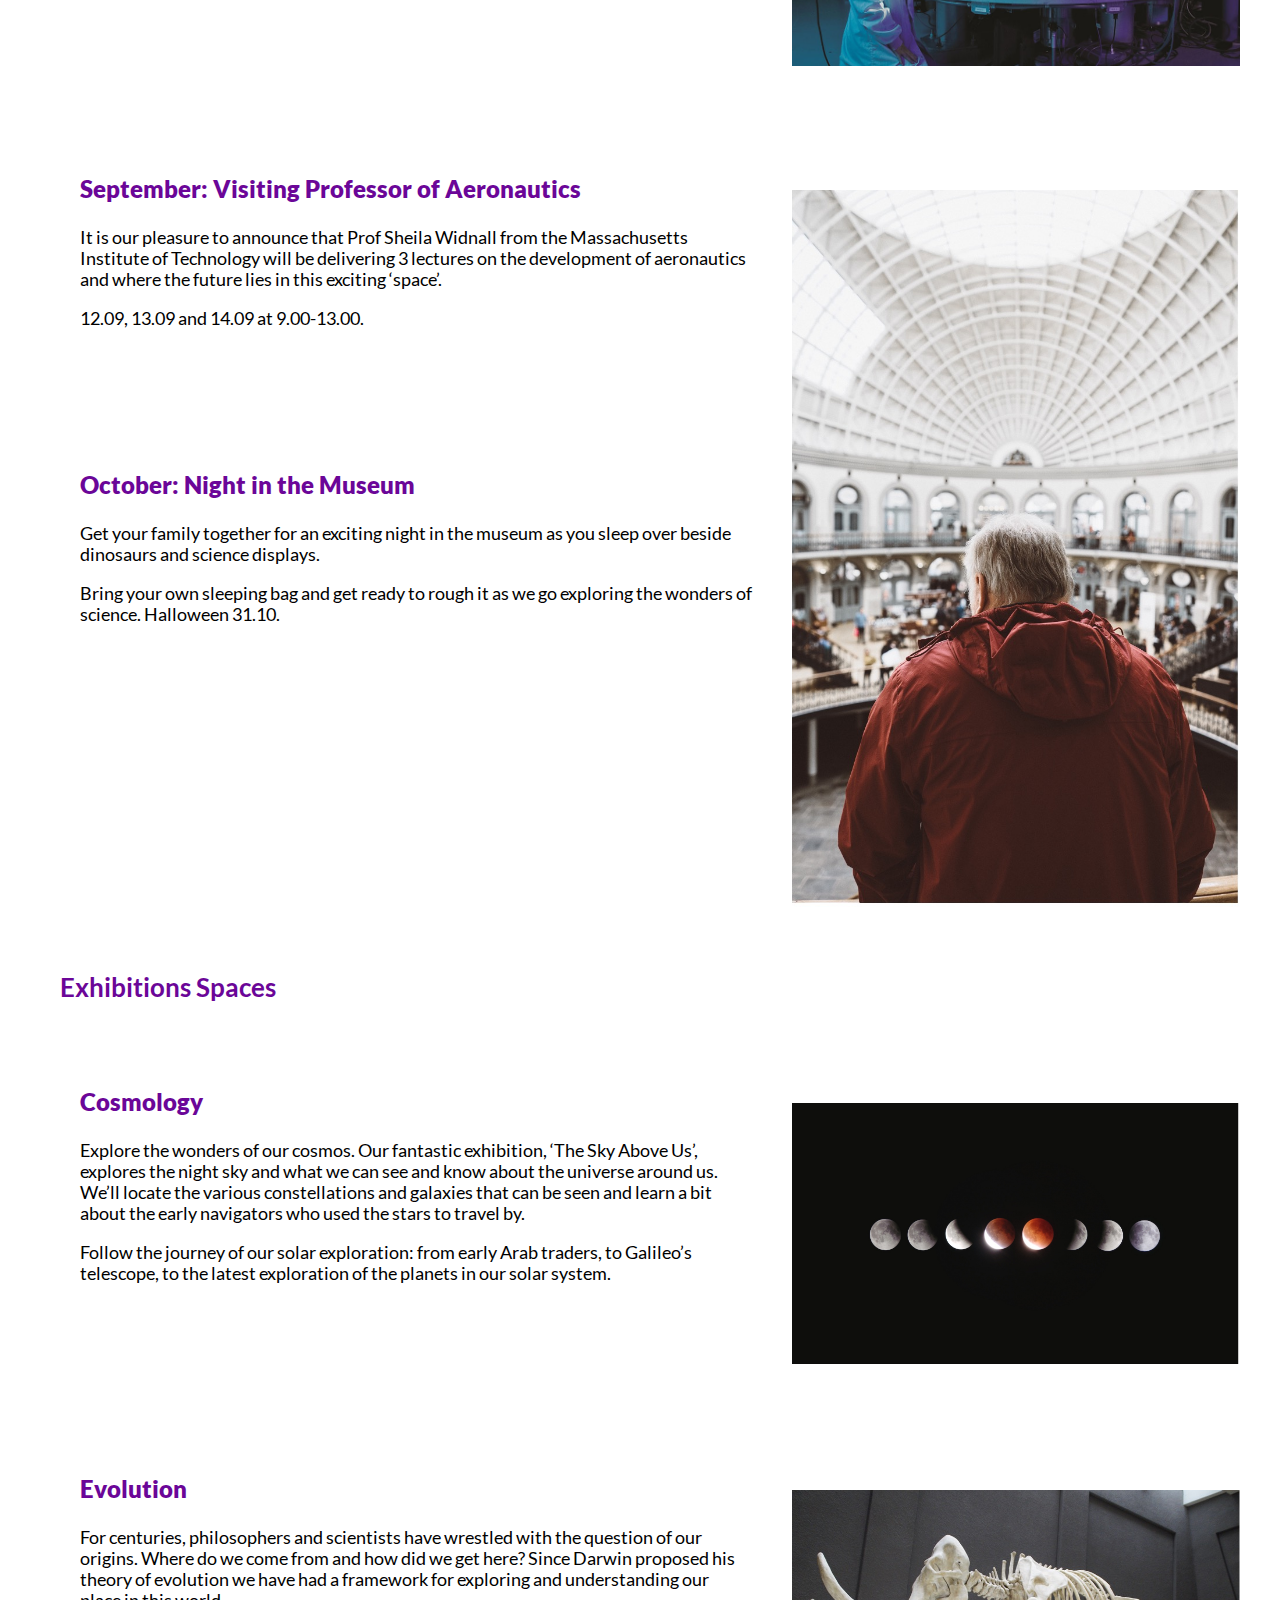
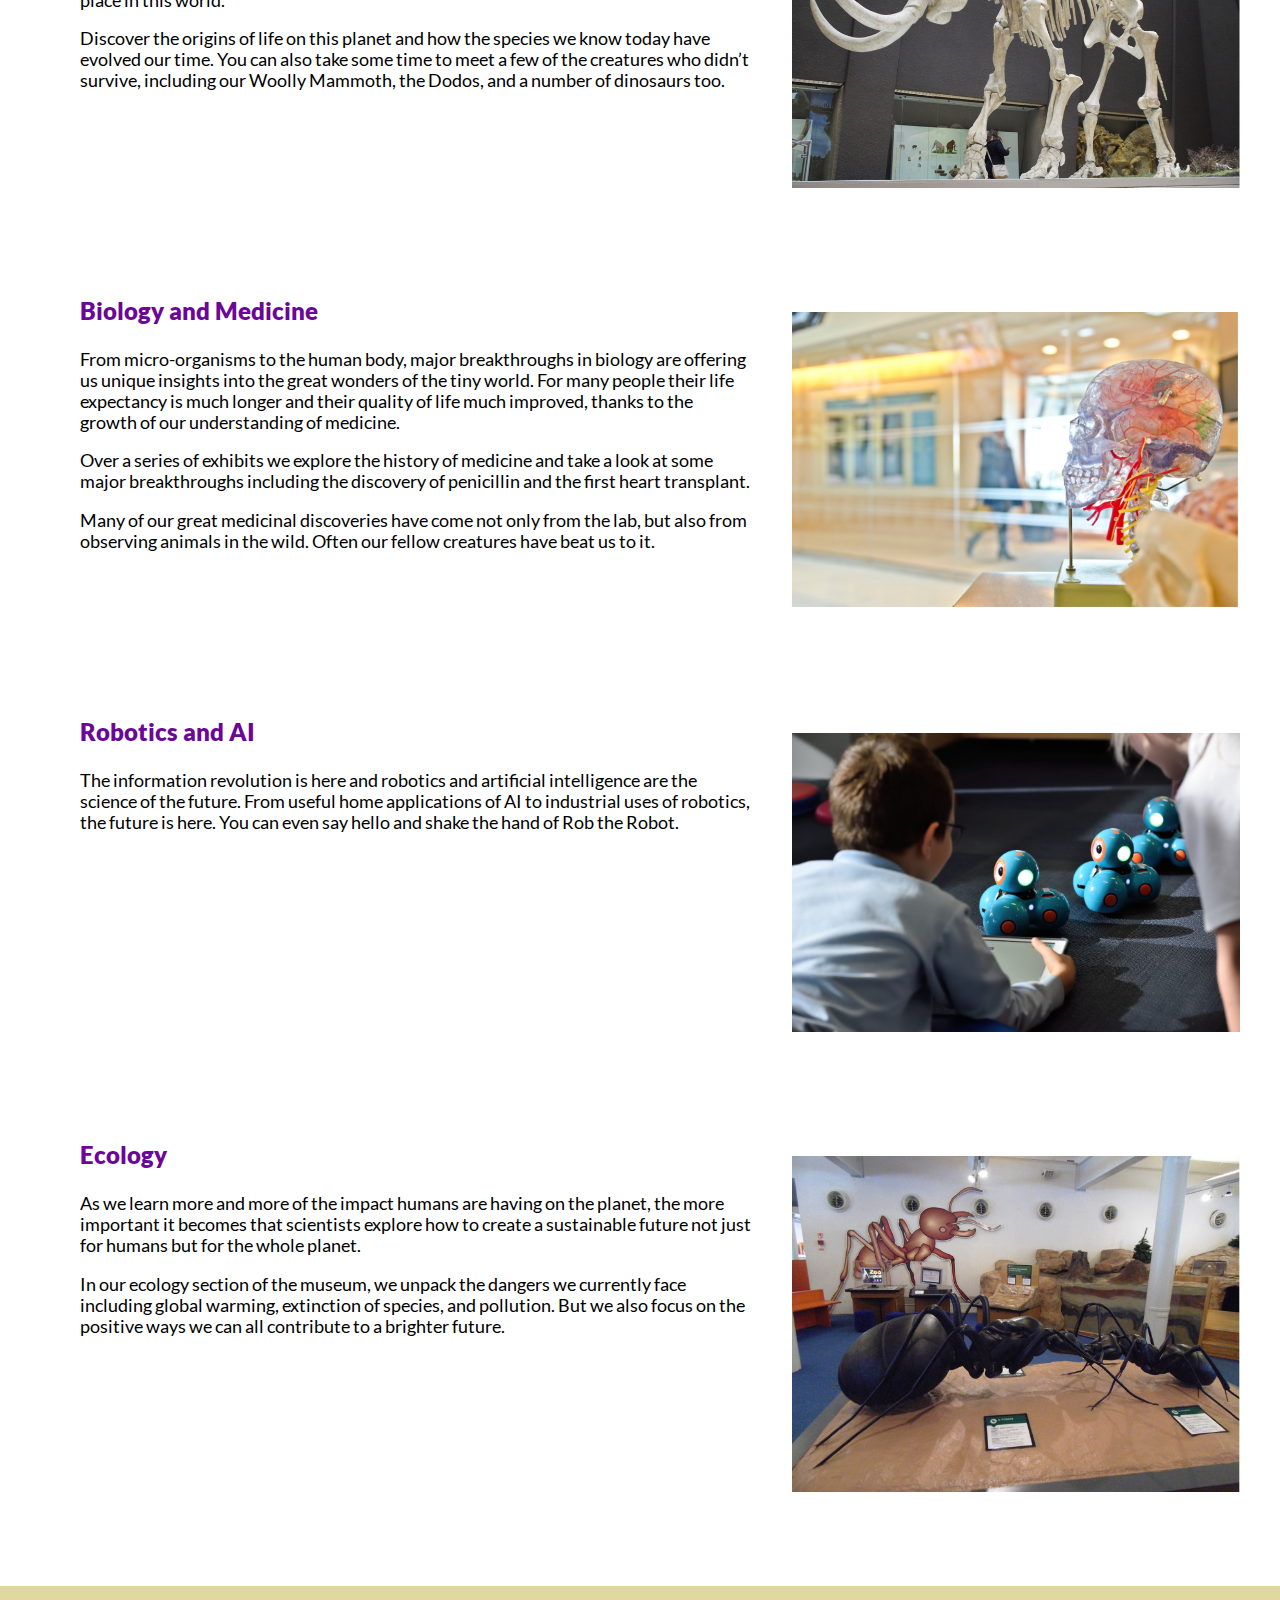
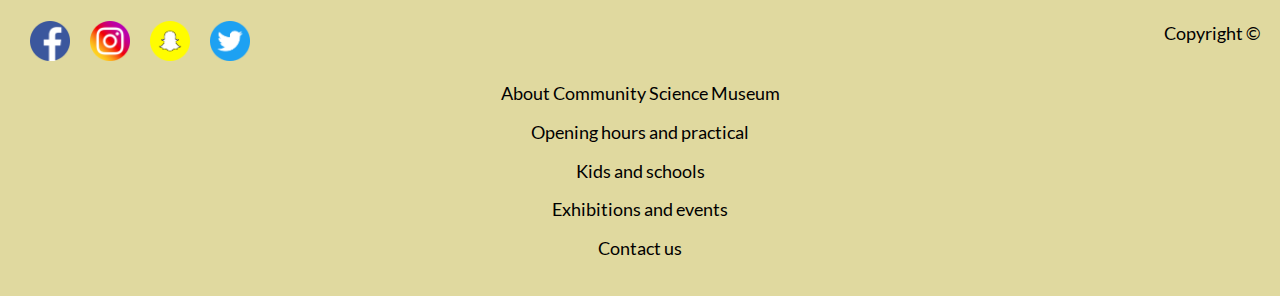
<file: exhibition.html>
<!DOCTYPE html>
    <html lang="en">
        <head>
            <meta charset="UTF-8">
            <meta name="viewport" content="width=device-width, initial-scale=1.0">
            <meta name="description" content="The Community Science Museum in Bergen exebitions and events. Come explore with your friends and family.">
            <title>Community Science Museum | Exebitions and events</title>
              <link rel="shortcut icon" type="image/png" href="images/favicon.png">
            <link href="css/style.css" rel="stylesheet">
            <link href="css/modal.css" rel="stylesheet">
            <link href="css/exhibition.css" rel="stylesheet">
        </head>
        <body>
          <header>
               <a href="#modal1" class="mobile_menu"><img src="/images/icons/menu.png" alt="icon for menu">
               <section class="header_top">
                     <div class="top1"><a href="index.html" title="Home"><img src="/images/icons/logo.png" alt="Logo Community Science Museum"></a></div>
                     <div class="top2"><img src="/images/exhibit-1.jpg" alt="Image from our exhibition - The sky above us"></div>
               </section>
               <section class="deteskop_nav">
                      <div class="deteskop1"><a href="about.html" title="about us"><img src="/images/icons/icon-about.png" alt="icon for about us"></a></div>
                      <div class="deteskop2"><a href="practical.html" title="practical information"><img src="/images/icons/icon-practical.png" alt="icon for practical information"></a></div>
                      <div class="deteskop3"><a href="kids.html" title="offer for kids, schools and kindergartens"><img src="/images/icons/icon-kids.png" alt="icon for offer for kids, schools and kindergartens"></a></div>
                      <div class="deteskop4"><a href="exhibition.html" title="exhibitions and events"><img src="/images/icons/icon-exhibition.png" alt="icon for exebitions and events"></a></div>
                      <div class="deteskop5"><a href="contact.html" title="contact us"><img src="/images/icons/icon-contact.png" alt="icon for contact us"></a></div>
                </section>
         </header>
         <main>
              <h1>Exhibits and upcoming events</h1>
              <div class="h1_img"><img src="/images/icons/icon-exhibition.png" alt="icon for exhibits"></div>
              <h2>Ungoing events</h2>
              <section class="main main1">
                     <div class="m1">
                            <h3>2022: Young star club</h3>
                            <p>We also have the Young Stars club which meets once a week
                            on a Saturday between 10:00 and 13:00 where you’ll get to
                            explore and experiment with our team of experts.</p>
                     </div>
                     <div class="m_1"><img src="/images/3Dart.jpg" alt="Teenage boy painting with 3D glasses"></div>
              </section>
              <section class="main main2">
                     <div class="m2">
                            <h3>2022: Energetica Exhibition on Loan</h3>
                            <p>On loan from the NEMO Science Museum in Amsterdam,
                            the Energetics exhibition is coming to the Community
                            ScienceMuseum.</p>
                            <p>It’s a series of installations that allow visitors to
                            experience the power of the elements as we harness them.
                            From solar energy powering lighting, to ‘Wind Island’ that
                            shows how turbines are able to use and control wind to
                            create power.</p>
                     </div>
                     <div class="m_2"><img src="/images/scientific.jpg" alt="Study at the lab"></div>
              </section>
              <section class="main main3">
                     <div class="m3">
                            <div class="proff">
                                <h3>September: Visiting Professor of Aeronautics</h3>
                                <p>It is our pleasure to announce that
                                Prof Sheila Widnall from the Massachusetts
                                Institute of Technology will be delivering 3
                                lectures on the development of aeronautics
                                and where the future lies in this exciting
                                ‘space’.</p>
                                <p>12.09, 13.09 and 14.09 at 9.00-13.00.</p>
                            </div>
                            <div class="night">
                                <h3>October: Night in the Museum</h3>
                               <p>Get your family together for an exciting night in the
                                museum as you sleep over beside dinosaurs and
                               science displays.</p>
                               <p>Bring your own sleeping bag and get ready to rough
                               it as we go exploring the wonders of science.
                               Halloween 31.10.</p>
                            </div>
                     </div>
                     <div class="m_3"><img src="/images/luke-ellis-craven.jpg" alt="Luke Ellis Craven"></div>
              </section>
              <h2>Exhibitions Spaces</h2>
              <section class="main main4">
                     <div class="m4">
                            <h3>Cosmology</h3>
                            <p>Explore the wonders of our cosmos. Our fantastic
                            exhibition, ‘The Sky Above Us’, explores the night
                            sky and what we can see and know about the
                            universe around us. We’ll locate the various
                            constellations and galaxies that can be seen and
                            learn a bit about the early navigators who used the
                            stars to travel by.</p>
                            <p>Follow the journey of our solar exploration: from
                            early Arab traders, to Galileo’s telescope, to the latest
                            exploration of the planets in our solar system.</p>
                     </div>
                     <div class="m_4"><img src="/images/planets.jpg" alt="The solar system"></div>
              </section>
              <section class="main main5">
                     <div class="m5">
                            <h3>Evolution</h3>
                            <p>For centuries, philosophers and scientists
                            have wrestled with the question of our origins.
                            Where do we come from and how did we get
                            here? Since Darwin proposed his theory of evolution
                            we have had a framework for exploring and
                            understanding our place in this world.</p>
                            <p>Discover the origins of life on this planet and how
                            the species we know today have evolved our time.
                            You can also take some time to meet a few of the
                            creatures who didn’t survive, including our
                            Woolly Mammoth, the Dodos, and a number of
                            dinosaurs too.</p>
                     </div>
                     <div class="m_5"><img src="/images/mammoth.jpg" alt="Skeleton of a mammoth"></div>
              </section>
              <section class="main main6">
                     <div class="m6">
                            <h3>Biology and Medicine</h3>
                            <p>From micro-organisms to the human body, major
                            breakthroughs in biology are offering us unique
                            insights into the great wonders of the tiny world.
                            For many people their life expectancy is much
                            longer and their quality of life much improved,
                            thanks to the growth of our understanding of medicine.</p>
                            <p>Over a series of exhibits we explore the history of
                            medicine and take a look at some major breakthroughs
                            including the discovery of penicillin and the first heart
                            transplant.</p>
                            <p>Many of our great medicinal discoveries have come not
                            only from the lab, but also from observing animals in the
                            wild. Often our fellow creatures have beat us to it.</p>
                     </div>
                     <div class="m_6"><img src="/images/brain.jpg" alt="Inside the brain"></div>
              </section>
              <section class="main main7">
                     <div class="m7">
                            <h3>Robotics and AI</h3>
                            <p>The information revolution is here and robotics and
                            artificial intelligence are the science of the future.
                            From useful home applications of AI to industrial uses
                            of robotics, the future is here. You can even say hello
                            and shake the hand of Rob the Robot.</p>
                     </div>
                     <div class="m_7"><img src="/images/coding.jpg" alt="Boy coding robots"></div>
              </section>
              <section class="main main8">
                     <div class="m8">
                            <h3>Ecology</h3>
                            <p>As we learn more and more of the impact humans
                            are having on the planet, the more important it
                            becomes that scientists explore how to create a
                            sustainable future not just for humans but for the
                            whole planet.</p>
                            <p>In our ecology section of the museum, we unpack
                            the dangers we currently face including global
                            warming, extinction of species, and pollution.
                            But we also focus on the positive ways we can
                            all contribute to a brighter future.</p>
                     </div>
                     <div class="m_8"><img src="/images/ants.jpg" alt="Giant ants"></div>
              </section>
         </main>
         <footer>
              <section class="sosial">
                   <div class="sosial1"><a href="https://facebook.com" title="facebook"><img src="/images/icons/sosial-facebook.png" alt="icon for facebook"></a></div>
                   <div class="sosial2"><a href="https://instagram.com" title="instagram"><img src="/images/icons/sosial-instagram.png" alt="icon for instagram"></a></div>
                   <div class="sosial3"><a href="https://snapchat.com" title="snapchat"><img src="/images/icons/sosial-snapchat.png" alt="icon for snapchat"></a></div>
                   <div class="sosial4"><a href="https://twitter.com" title="twitter"><img src="/images/icons/sosial-twitter.png" alt="icon for twitter"></a></div>
              </section>
              <section class="page-links">
                      <a href="about.html" title="about us"><p>About Community Science Museum</p></a>
                      <a href="practical.html" title="practical information"><p>Opening hours and practical</p></a>
                      <a href="kids.html" title="kids and schools"><p>Kids and schools</p></a>
                      <a href="exhibition.html" title="exhibitions and events"><p>Exhibitions and events</p></a>
                      <a href="contact.html" title="contact us"><p>Contact us</p></a>
                </section>
                <section class="copy"><p>Copyright &copy</p></section>
         </footer>
              <div id="modal1" class="modal-background">
                     <div class="modal-container">
                            <section class="mobile_nav">
                                   <div class="mobile1"><a href="about.html" title="about us"><img src="/images/icons/icon-about.png"
                                                        alt="icon for about us"></a></div>
                                   <div class="mobile_1"><a href="about.html" title="about us">
                                                 <p>About Community Science Museum.</p>
                                          </a></div>
                            </section>
                            <section class="mobile_nav">
                                   <div class="mobile2"><a href="practical.html" title="practical"><img
                                                        src="/images/icons/icon-practical.png"
                                                        alt="icon for offer for kids, schools and kindergartens"></a></div>
                                   <div class="mobile_2"><a href="practical.html" title="practical">
                                                 <p>Check out our opening hours, admissions etc.</p>
                                          </a></div>
                            </section>
                            <section class="mobile_nav">
                                   <div class="mobile3"><a href="kids.html" title="offer for kids, schools and kindergartens"><img
                                                        src="/images/icons/icon-kids.png"
                                                        alt="icon for offer for kids, schools and kindergartens"></a></div>
                                   <div class="mobile_3"><a href="kids.html" title="offer for kids, schools and kindergartens">
                                                 <p>Check out or program for kids, «The Young star club» and excellent program for
                                                        schools.</p>
                                          </a></div>
                            </section>
                            <section class="mobile_nav">
                                   <div class="mobile4"><a href="exhibition.html" title="exhibitions and events"><img
                                                        src="/images/icons/icon-exhibition.png"
                                                        alt="icon for exebitions and events"></a></div>
                                   <div class="mobile_4"><a href="exhibition.html" title="exhibitions and events">
                                                 <p>Check out our exhibits and upcoming events.</p>
                                          </a></div>
                            </section>
                            <section class="mobile_nav">
                                   <div class="mobile5"><a href="contact.html" title="contact us"><img
                                                        src="/images/icons/icon-contact.png" alt="icon for contact us"></a></div>
                                   <div class="mobile_5"><a href="contact.html" title="contact us">
                                                 <p>Here you can find all our contact information.</p>
                                          </a></div>
                            </section>
                            <section class="mobile_nav">
                                   <div class="mobile6"><a href="index.html" title="Homepage"><img src="/images/icons/icon-home.png"
                                                        alt="icon for home"></a></div>
                                   <div class="mobile_6"><a href="index.html" title="Homepage">
                                                 <p>Home.</p>
                                          </a></div>
                            </section>
                            <a href="#closemodal" class="modal-close" title="Close"></a>
                     </div>
         </body>
</html>
</file>
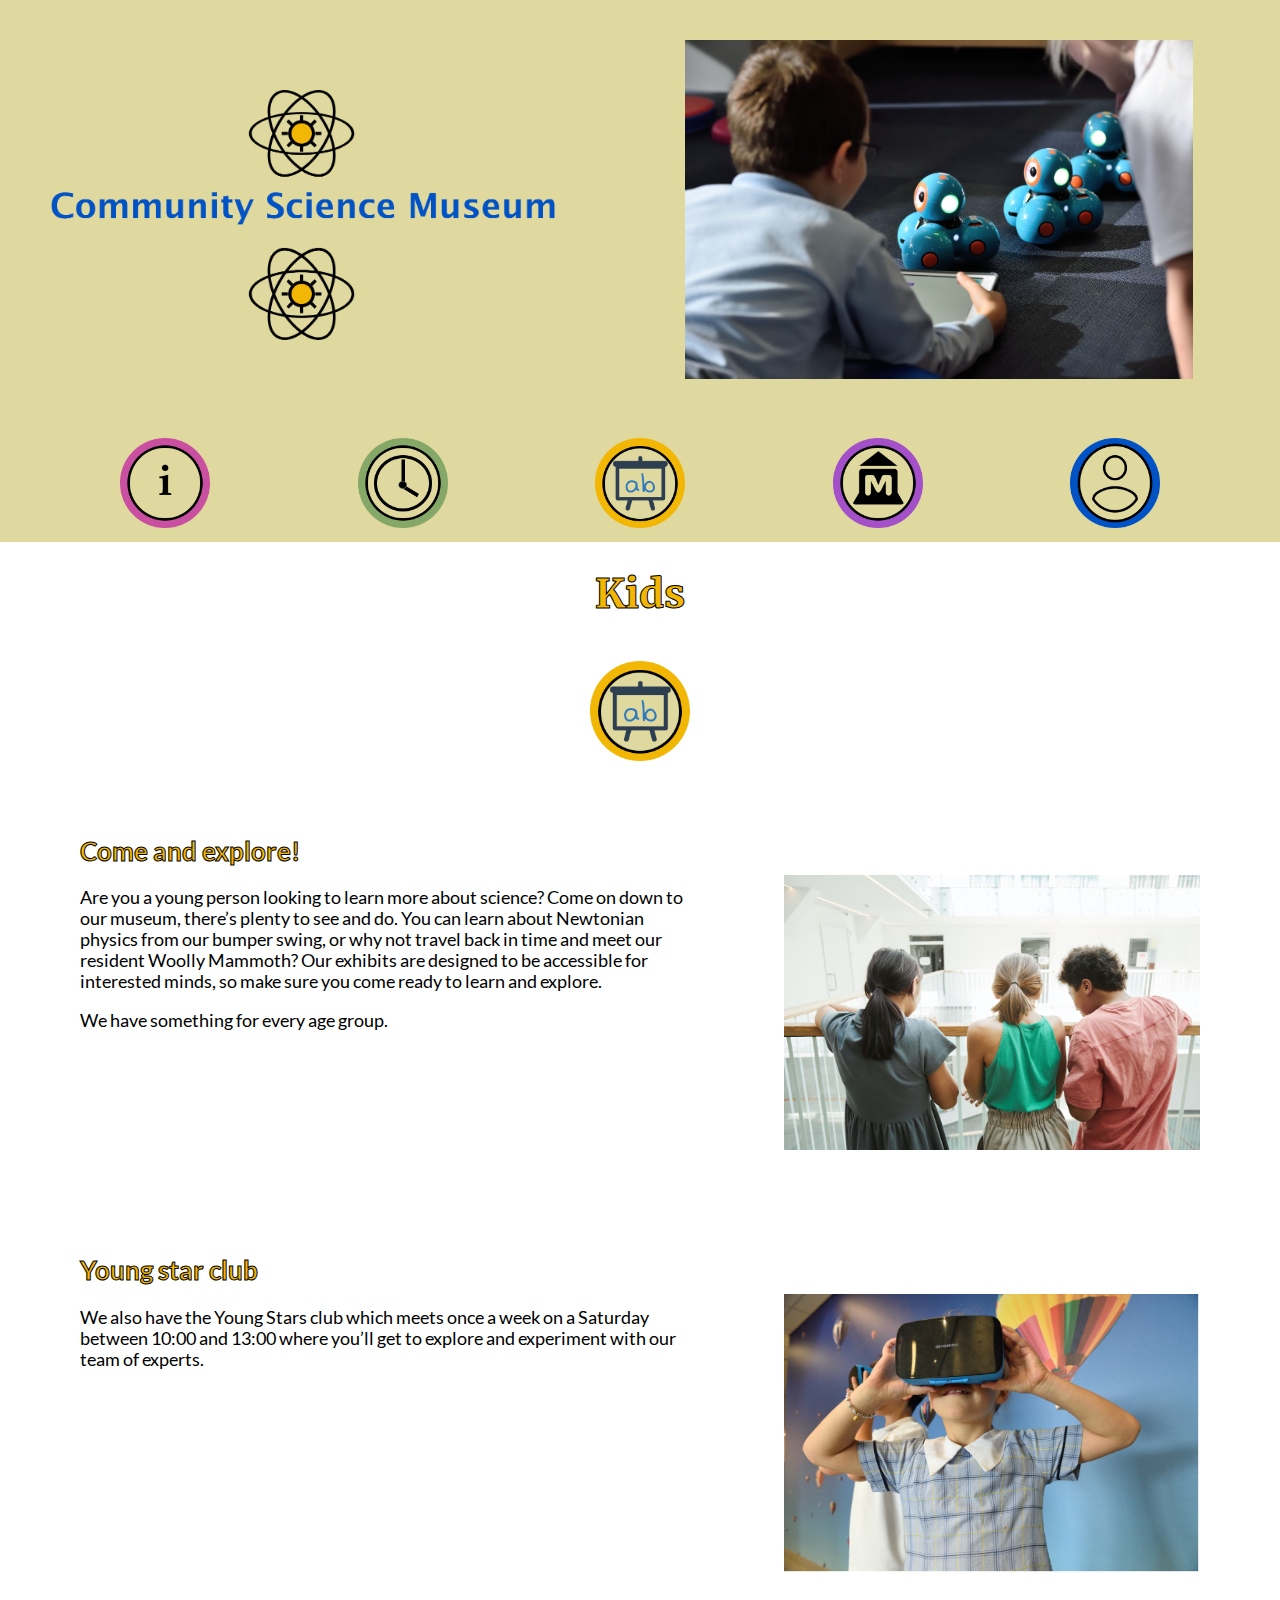
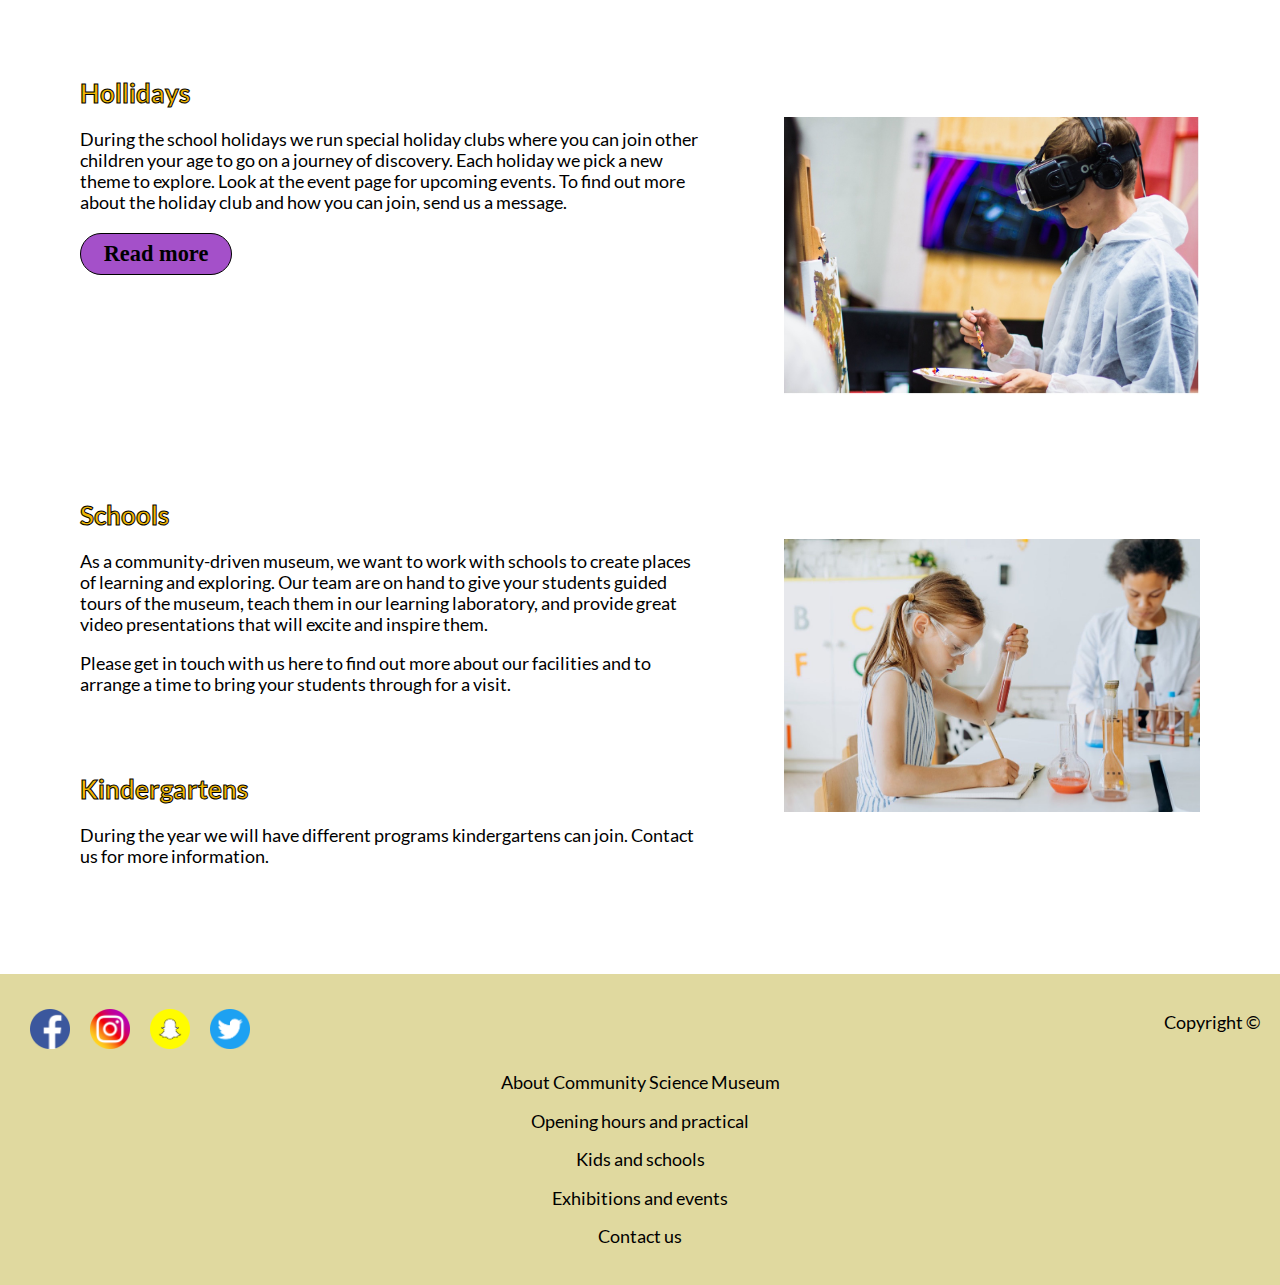
<file: kids.html>
<!DOCTYPE html>
  <html lang="en">
     <head>
         <meta charset="UTF-8">
         <meta name="viewport" content="width=device-width, initial-scale=1.0">
         <meta name="description" content="The Community Science Museum in Bergens program and offer for kids and schools. Bring your kids, friends and family. Join the young star club.">
         <title>Community Science Museum |Kids and schools</title>
          <link rel="shortcut icon" type="image/png" href="images/favicon.png">
         <link href="css/style.css" rel="stylesheet">
         <link href="css/modal.css" rel="stylesheet">
         <link href="css/kids.css" rel="stylesheet">
     </head>
     <body>
          <header>
               <a href="#modal1" class="mobile_menu"><img src="/images/icons/menu.png" alt="icon for menu">
               <section class="header_top">
                     <div class="top1"><a href="index.html" title="Home"><img src="/images/icons/logo.png" alt="Logo Community Science Museum"></a></div>
                     <div class="top2"><img src="/images/coding.jpg" alt="Boy coding robots"></div>
                </section>
                <section class="deteskop_nav">
                      <div class="deteskop1"><a href="about.html" title="about us"><img src="/images/icons/icon-about.png"alt="icon for about us"></a></div>
                      <div class="deteskop2"><a href="practical.html" title="practical information"><img src="/images/icons/icon-practical.png" alt="icon for practical information"></a></div>
                      <div class="deteskop3"><a href="kids.html" title="offer for kids, schools and kindergartens"><img src="/images/icons/icon-kids.png" alt="icon for offer for kids, schools and kindergartens"></a></div>
                      <div class="deteskop4"><a href="exhibition.html" title="exhibitions and events"><img src="/images/icons/icon-exhibition.png" alt="icon for exebitions and events"></a></div>
                      <div class="deteskop5"><a href="contact.html" title="contact us"><img src="/images/icons/icon-contact.png" alt="icon for contact us"></a></div>
                 </section>
           </header>
           <main>
                <h1>Kids</h1>
                <div class="h1_img"><img src="/images/icons/icon-kids.png" alt="icon for kids"></div>
                <section class="main main1">
                     <div class="m1">
                         <h2>Come and explore!</h2>
                         <p>Are you a young person looking to learn more about science?
                         Come on down to our museum, there’s plenty to see and do.
                         You can learn about Newtonian physics from our bumper
                         swing, or why not travel back in time and meet our resident
                         Woolly Mammoth? Our exhibits are designed to be accessible
                         for interested minds, so make sure you come ready to learn
                         and explore.</p>
                         <p>We have something for every age group.</p>
                     </div>
                     <div class="m_1"><img src="/images/friends.jpg" alt="3 teenager friends at the museum"></div></div>
                </section>
               <section class="main main2">
                    <div class="m2">
                         <h2>Young star club</h2>
                         <p>We also have the Young Stars club which meets once a week
                         on a Saturday between 10:00 and 13:00 where you’ll get to
                         explore and experiment with our team of experts.</p>
                    </div>
                    <div class="m_2"><img src="/images/sciencekids3.jpg" alt="Girl with VR glasses"></div>
               </section>
               <section class="main main3">
                    <div class="m3">
                         <h2>Hollidays</h2>
                         <p>During the school holidays we run special holiday clubs
                         where you can join other children your age to go on a journey
                         of discovery. Each holiday we pick a new theme to explore.
                         Look at the event page for upcoming events.
                         To find out more about the holiday club and how you can join,
                         send us a message.</p>
                         <div class="btn btn2"><a href="exhibition.html" title="exhibition"><h4>Read more</h4></a></div>
                    </div>
                    <div class="m_3"><img src="/images/3Dart.jpg" alt="Teenage boy painting with 3D glasses"></div>
               </section>
               <section class="main main4">
                    <div class="m4">
                         <h2>Schools</h2>
                         <p>As a community-driven museum, we want to work with
                         schools to create places of learning and exploring. Our
                         team are on hand to give your students guided tours of the
                         museum, teach them in our learning laboratory, and
                         provide great video presentations that will excite and inspire
                         them.</p>
                         <p>Please get in touch with us here to find out more about our
                         facilities and to arrange a time to bring your students
                         through for a visit.</p>
                         <div class="m4_1">
                             <h2>Kindergartens</h2>
                             <p>During the year we will have different programs kindergartens
                             can join. Contact us for more information.</p>
                         </div>
                    </div>
                    <div class="m_4"><img src="/images/sciencekids.jpg" alt="Girl doing sience experiment"></div>
               </section>
           </main>
           <footer>
                 <section class="sosial">
                     <div class="sosial1"><a href="https://facebook.com" title="facebook"><img src="/images/icons/sosial-facebook.png" alt="icon for facebook"></a></div>
                     <div class="sosial2"><a href="https://instagram.com" title="instagram"><img src="/images/icons/sosial-instagram.png" alt="icon for instagram"></a></div>
                     <div class="sosial3"><a href="https://snapchat.com" title="snapchat"><img src="/images/icons/sosial-snapchat.png" alt="icon for snapchat"></a></div>
                     <div class="sosial4"><a href="https://twitter.com" title="twitter"><img src="/images/icons/sosial-twitter.png" alt="icon for twitter"></a></div>
                 </section>
                 <section class="page-links">
                      <a href="about.html" title="about us"><p>About Community Science Museum</p></a>
                      <a href="practical.html" title="practical information"><p>Opening hours and practical</p></a>
                      <a href="kids.html" title="kids and schools"><p>Kids and schools</p></a>
                      <a href="exhibition.html" title="exebitions and events"><p>Exhibitions and events</p></a>
                      <a href="contact.html" title="contact us"><p>Contact us</p></a>
                 </section>
                 <section class="copy">
                 <p>Copyright &copy</p></section>
            </footer>
          <div id="modal1" class="modal-background">
               <div class="modal-container">
                    <section class="mobile_nav">
                         <div class="mobile1"><a href="about.html" title="about us"><img src="/images/icons/icon-about.png"
                                        alt="icon for about us"></a></div>
                         <div class="mobile_1"><a href="about.html" title="about us">
                                   <p>About Community Science Museum.</p>
                              </a></div>
                    </section>
                    <section class="mobile_nav">
                         <div class="mobile2"><a href="practical.html" title="practical"><img
                                        src="/images/icons/icon-practical.png"
                                        alt="icon for offer for kids, schools and kindergartens"></a></div>
                         <div class="mobile_2"><a href="practical.html" title="practical">
                                   <p>Check out our opening hours, admissions etc.</p>
                              </a></div>
                    </section>
                    <section class="mobile_nav">
                         <div class="mobile3"><a href="kids.html" title="offer for kids, schools and kindergartens"><img
                                        src="/images/icons/icon-kids.png"
                                        alt="icon for offer for kids, schools and kindergartens"></a></div>
                         <div class="mobile_3"><a href="kids.html" title="offer for kids, schools and kindergartens">
                                   <p>Check out or program for kids, «The Young star club» and excellent program for schools.</p>
                              </a></div>
                    </section>
                    <section class="mobile_nav">
                         <div class="mobile4"><a href="exhibition.html" title="exhibitions and events"><img
                                        src="/images/icons/icon-exhibition.png" alt="icon for exebitions and events"></a></div>
                         <div class="mobile_4"><a href="exhibition.html" title="exhibitions and events">
                                   <p>Check out our exhibits and upcoming events.</p>
                              </a></div>
                    </section>
                    <section class="mobile_nav">
                         <div class="mobile5"><a href="contact.html" title="contact us"><img src="/images/icons/icon-contact.png"
                                        alt="icon for contact us"></a></div>
                         <div class="mobile_5"><a href="contact.html" title="contact us">
                                   <p>Here you can find all our contact information.</p>
                              </a></div>
                    </section>
                    <section class="mobile_nav">
                         <div class="mobile6"><a href="index.html" title="Homepage"><img src="/images/icons/icon-home.png"
                                        alt="icon for home"></a></div>
                         <div class="mobile_6"><a href="index.html" title="Homepage">
                                   <p>Home.</p>
                              </a></div>
                    </section>
                    <a href="#closemodal" class="modal-close" title="Close"></a>
               </div>
     </body>
</html>
</file>
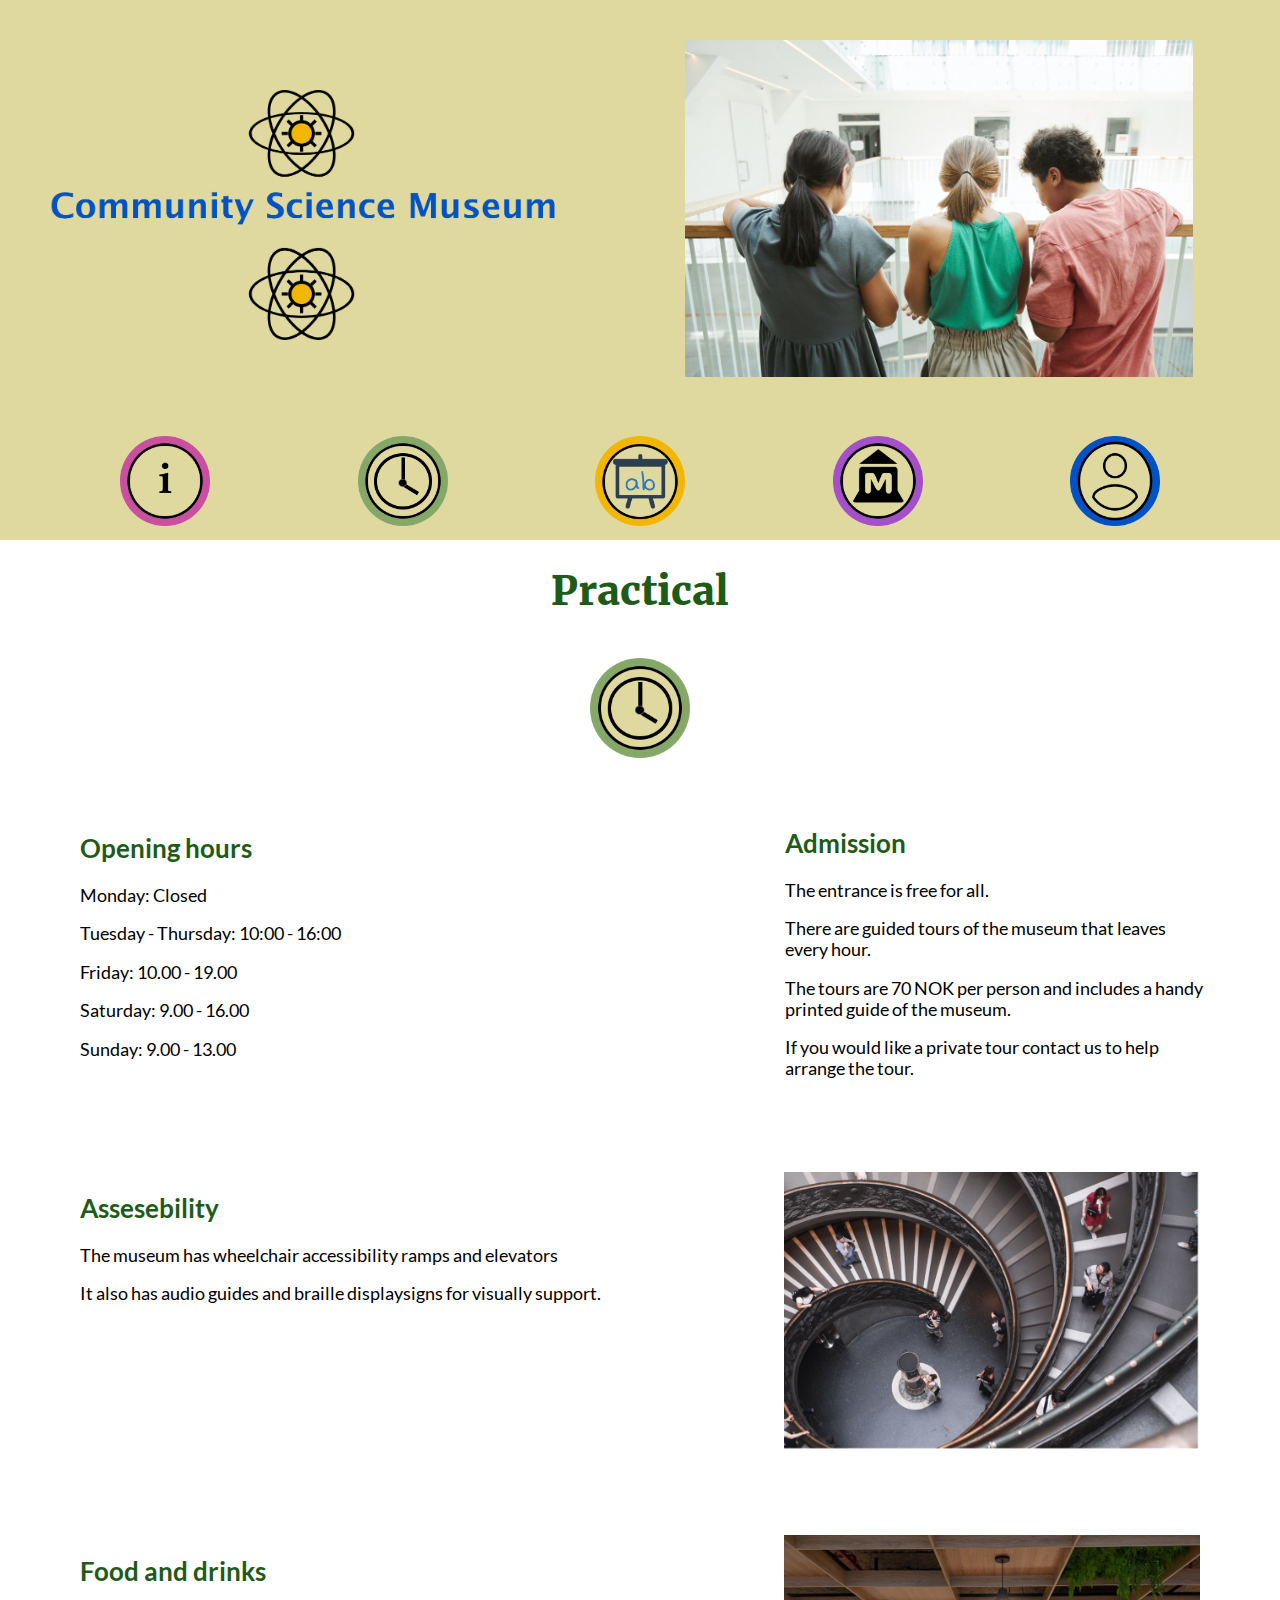
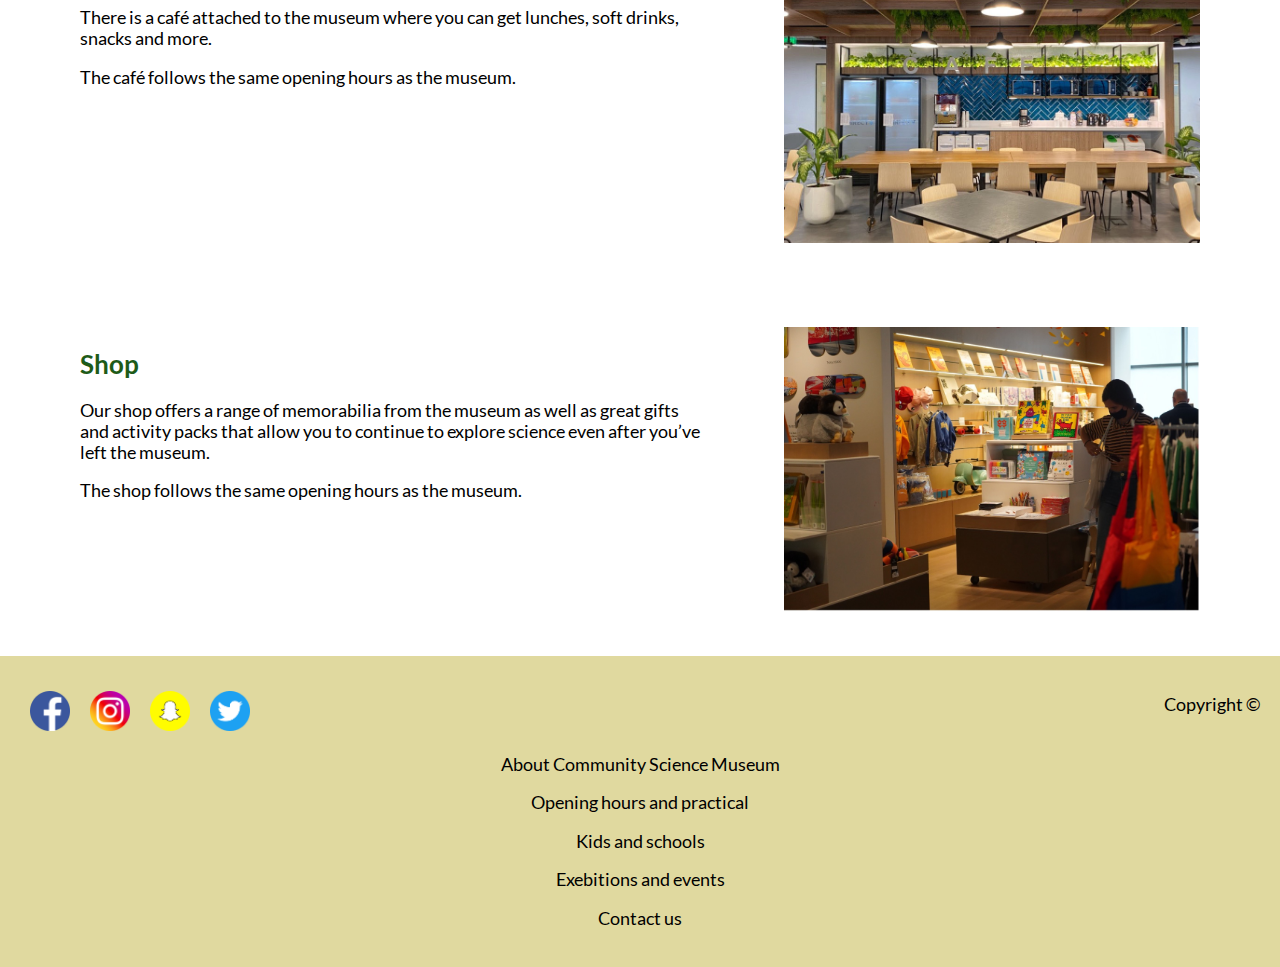
<file: practical.html>
<!DOCTYPE html>
     <html lang="en">
        <head>
           <meta charset="UTF-8">
           <meta name="viewport" content="width=device-width, initial-scale=1.0">
           <meta name="description" content="Practical info about the Community Science Museum in Bergen. Opening hours">
           <title>Community Science Museum | practical information</title>
            <link rel="shortcut icon" type="image/png" href="images/favicon.png">
           <link href="css/style.css" rel="stylesheet">
           <link href="css/modal.css" rel="stylesheet">
           <link href="css/practical.css" rel="stylesheet">
       </head>
       <body>
            <header>
                 <a href="#modal1" class="mobile_menu"><img src="/images/icons/menu.png" alt="icon for menu">
                 <section class="header_top">
                       <div class="top1"><a href="index.html" title="Home"><img src="/images/icons/logo.png" alt="Logo Community Science Museum"></a></div>
                       <div class="top2"><img src="/images/friends.jpg" alt="3 teenager friends at the museum"></div>
                 </section>
                 <section class="deteskop_nav">
                        <div class="deteskop1"><a href="about.html" title="about us"><img src="/images/icons/icon-about.png" alt="icon for about us"></a></div>
                        <div class="deteskop2"><a href="practical.html" title="practical information"><img src="/images/icons/icon-practical.png" alt="icon for practical information"></a></div>
                        <div class="deteskop3"><a href="kids.html" title="offer for kids, schools and kindergartens"><img src="/images/icons/icon-kids.png" alt="icon for offer for kids, schools and kindergartens"></a></div>
                        <div class="deteskop4"><a href="exhibition.html" title="exhibitions and events"><img src="/images/icons/icon-exhibition.png" alt="icon for exebitions and events"></a></div>
                        <div class="deteskop5"><a href="contact.html" title="contact us"><img src="/images/icons/icon-contact.png" alt="icon for contact us"></a></div>
                  </section>
            </header>
            <main>
                 <h1>Practical</h1>
                 <div class="h1_img"><img src="/images/icons/icon-practical.png" alt="icon for practical"></div>
                 <section class="main main1">
                     <div class="m1">
                              <h2>Opening hours</h2>
                              <p>Monday: Closed</p>
                              <p>Tuesday - Thursday: 10:00 - 16:00</p>
                              <p>Friday: 10.00 - 19.00</p>
                              <p>Saturday: 9.00 - 16.00</p>
                              <p>Sunday: 9.00 - 13.00</p>
                     </div>
                         <div class="m_1">
                               <h2>Admission</h2>
                               <p>The entrance is free for all.</p>
                               <p>There are guided tours of the museum that leaves every hour.</p>
                               <p>The tours are 70 NOK per person and includes a handy printed guide of the museum.</p>
                               <p>If you would like a private tour contact us to help arrange the tour.</p>
                         </div>
                  </section>
                  <section class="main main2">
                        <div class="m2">
                              <h2>Assesebility</h2>
                              <p>The museum has wheelchair accessibility ramps and elevators</p>
                              <p>It also has audio guides and braille displaysigns for visually support.</p>
                        </div>
                        <div class="m_2"><img src="/images/stairs.jpg" alt="Stairs inside the museum"></div>
                  </section>
                  <section class="main main3">
                        <div class="m3">
                            <h2>Food and drinks</h2>
                            <p>There is a café attached to the museum
                               where you can get lunches, soft drinks, snacks and more.</p>
                            <p>The café follows the same opening hours as the museum.</p>
                        </div>
                        <div class="m_3"><img src="/images/cafe.jpg" alt="Museum café"></div>
                  </section>
                  <section class="main main4">
                        <div class="m4">
                              <h2>Shop</h2>
                              <p>Our shop offers a range of memorabilia
                              from the museum as well as great gifts
                              and activity packs that allow you to
                              continue to explore science even after
                              you’ve left the museum.</p>
                              <p>The shop follows the same opening
                              hours as the museum.</p>
                        </div>
                        <div class="m_4"><img src="/images/shop.jpg" alt="Museum shop"></div>
                  </section>
           </main>
           <footer>
                 <section class="sosial">
                       <div class="sosial1"><a href="https://facebook.com" title="facebook"><img src="/images/icons/sosial-facebook.png" alt="icon for facebook"></a></div>
                       <div class="sosial2"><a href="https://instagram.com" title="instagram"><img src="/images/icons/sosial-instagram.png" alt="icon for instagram"></a></div>
                       <div class="sosial3"><a href="https://snapchat.com" title="snapchat"><img src="/images/icons/sosial-snapchat.png" alt="icon for snapchat"></a></div>
                       <div class="sosial4"><a href="https://twitter.com" title="twitter"><img src="/images/icons/sosial-twitter.png" alt="icon for twitter"></a></div>
                 </section>
                <section class="page-links">
                       <a href="about.html" title="about us"><p>About Community Science Museum</p></a>
                       <a href="practical.html" title="practical information"><p>Opening hours and practical</p></a>
                       <a href="kids.html" title="kids and schools"><p>Kids and schools</p></a>
                       <a href="exhibition.html" title="exhibitions and events"><p>Exebitions and events</p></a>
                       <a href="contact.html" title="contact us"><p>Contact us</p></a>
                </section>
                <section class="copy"><p>Copyright &copy</p></section>
          </footer>
            <div id="modal1" class="modal-background">
                  <div class="modal-container">
                        <section class="mobile_nav">
                              <div class="mobile1"><a href="about.html" title="about us"><img src="/images/icons/icon-about.png"
                                                alt="icon for about us"></a></div>
                              <div class="mobile_1"><a href="about.html" title="about us">
                                          <p>About Community Science Museum.</p>
                                    </a></div>
                        </section>
                        <section class="mobile_nav">
                              <div class="mobile2"><a href="practical.html" title="practical"><img
                                                src="/images/icons/icon-practical.png"
                                                alt="icon for offer for kids, schools and kindergartens"></a></div>
                              <div class="mobile_2"><a href="practical.html" title="practical">
                                          <p>Check out our opening hours, admissions etc.</p>
                                    </a></div>
                        </section>
                        <section class="mobile_nav">
                              <div class="mobile3"><a href="kids.html" title="offer for kids, schools and kindergartens"><img
                                                src="/images/icons/icon-kids.png"
                                                alt="icon for offer for kids, schools and kindergartens"></a></div>
                              <div class="mobile_3"><a href="kids.html" title="offer for kids, schools and kindergartens">
                                          <p>Check out or program for kids, «The Young star club» and excellent program for schools.
                                          </p>
                                    </a></div>
                        </section>
                        <section class="mobile_nav">
                              <div class="mobile4"><a href="exhibition.html" title="exhibitions and events"><img
                                                src="/images/icons/icon-exhibition.png" alt="icon for exebitions and events"></a>
                              </div>
                              <div class="mobile_4"><a href="exhibition.html" title="exhibitions and events">
                                          <p>Check out our exhibits and upcoming events.</p>
                                    </a></div>
                        </section>
                        <section class="mobile_nav">
                              <div class="mobile5"><a href="contact.html" title="contact us"><img
                                                src="/images/icons/icon-contact.png" alt="icon for contact us"></a></div>
                              <div class="mobile_5"><a href="contact.html" title="contact us">
                                          <p>Here you can find all our contact information.</p>
                                    </a></div>
                        </section>
                        <section class="mobile_nav">
                              <div class="mobile6"><a href="index.html" title="Homepage"><img src="/images/icons/icon-home.png"
                                                alt="icon for home"></a></div>
                              <div class="mobile_6"><a href="index.html" title="Homepage">
                                          <p>Home.</p>
                                    </a></div>
                        </section>
                        <a href="#closemodal" class="modal-close" title="Close"></a>
                  </div>
     </body>

</html>
</file>
<file: css/style.css>
@font-face {
    font-family: "Merriweather";
    src: url(../css/fonts/Merriweather-Black.ttf) format("truetype");
}

@font-face {
    font-family: "Lato Black";
    src: url(../css/fonts/Lato-Black.ttf) format("truetype");
    font-display: swap;
}

@font-face {
    font-family: "Lato Bold";
    src: url("../css/fonts/Lato-Bold.ttf") format("truetype");
    font-display: swap;
}

@font-face {
    font-family: "Lato";
    src: url("../css/fonts/Lato-Regular.ttf") format("truetype");
    font-display: swap;
}

/*
* CSS Reset
*/
html,
body {
    margin: 0;
    padding: 0;
}


h1 {
    font-family: 'Merriweather', serif;
    font-size: 2.5rem;
    text-align: center;
}

h2 {
    font-family: "Lato Bold", Arial, Helvetica, sans-serif;
    font-size: 1.6rem;
    color: #000;
}

h3 {
    font-family: "Lato Black", sans-serif;
    font-size: 1.5rem;
}

h4 {
    font-family: "Meriweater", serif;
    font-size: 1.4rem;
    color: black;
}

p {
    font-family: "Lato", Arial, Helvetica, sans-serif;
    font-size: 1.1rem;
}

.mobile_menu img {
    width: 50px;
    margin: 20px;
}

header {
    background-color: #E0D99F;
}

.header_top {
    display: flex;
    justify-content: center;
}

.header_top img {
    max-width: 80%;
    min-width: 50%;
    margin: 40px;
}

.top1 {
    flex: 3;
    margin-top: 50px; 
    margin-left: 10px;
}

.top2 {
    flex: 3;
}

.deteskop_nav {
    display: flex;
    justify-content: space-between;

}

.deteskop_nav img {
    width: 90px;
    margin-top: 15px; 
    margin-bottom: 10px;
    gap: 30px;
}

.deteskop1 {
    margin-left: 120px;
}

.deteskop5 {
    margin-right: 120px;
   
}

main {
    padding-left: 40px;
    padding-right: 40px;
}

.h1_img img {
    width: 100px;
    margin-top: 15px;
    margin-bottom: 10px;
}

.h1_img {
    text-align: center;
}

.main {
    display: flex;
    flex-direction: row;
}

.m1,
.m2,
.m3,
.m4,
.m5,
.m6,
.m7,
.m8 {
    margin: 40px;
    flex: 3;
}

.m_1,
.m_2,
.m_3,
.m_4,
.m_5,
.m_6,
.m_7,
.m_8 {
    margin: 40px;
    flex: 2;
}

.main img {
    max-width: 100%;
    max-height: unset;
    min-width: 400px;
}


footer {
    background-color: #E0D99F;
    display: flex; 
    padding: 20px;
}

.sosial {
    display: flex;
    margin-top: 5px;
    flex-direction: row;
    flex: 1;
}

.sosial img {
    width: 40px;
    margin:10px;
    flex: 2;
}

.page-links {
    margin-top: 60px;
    flex: 2;
}


.page-links p {
    color: black;
    text-align: center;
}

.page-links a {
    text-decoration: none;

}

.page-links p:hover {
    background-color: #e6e2be !important;
}

.page-links a:hover {
    background-color: #e6e2be !important;
}

.copy {
    flex: 1;
    text-align: end;
    padding: 
}

.btn {
    height: 40px;
    width: 150px;
    display: flex;
    justify-content: center;
    align-items: center;
    position: relative;
    border: 1px solid #000;
    border-radius: 50px; 
    margin-top: 20px;
    margin-bottom: 20px;
    transition: all 200ms;
}

.btn a {
    text-decoration: none;
}

.btn1 {
    background-color: #eb69c0;
}

.btn1:hover {
    box-shadow: rgba(227, 198, 224, 0.25) 0px 30px 60px -12px inset,
        rgba(244, 238, 240, 0.3) 0px 18px 36px -18px inset;
}

.btn2 {
     background-color: #f7cb45;
}

.btn2:hover {
    box-shadow: rgba(250, 250, 246, 0.25) 0px 30px 60px -12px inset,
        rgba(252, 252, 248, 0.3) 0px 18px 36px -18px inset;
}

.btn3 {
     background-color: #91BBF5;
}

.btn3:hover {
    box-shadow: rgba(237, 245, 249, 0.25) 0px 30px 60px -12px inset,
        rgba(191, 194, 198, 0.3) 0px 18px 36px -18px inset;
}

.btn4 {
    background-color: #CB6CF5;
}

.btn4:hover {
    box-shadow: rgba(245, 238, 247, 0.25) 0px 30px 60px -12px inset,
        rgba(246, 219, 251, 0.3) 0px 18px 36px -18px inset;
}

.btn5 {
    background-color: #a8d681;
}

.btn5:hover {
    box-shadow: rgba(72, 138, 77, 0.25) 0px 30px 60px -12px inset,
        rgba(127, 226, 114, 0.3) 0px 18px 36px -18px inset;
}


/*
* Media queries
*/
@media (min-width: 801px) {
    .mobile_menu {
            display:none;
        }
}

@media (max-width: 800px) {
    .deteskop_nav {
        display: none;
    }

    .header_top  {
        text-align:center;
        margin: 0px;
    }

    .header_top {
        display: flex;
        flex-direction: column;
    }

    .header_top img {
        margin: 10px;
    }


   .top1 {
        margin-top: 0px;
       flex: 1;
       max-height: 60%;
    }

    .top2 {
        margin: 0px !important;
        flex: 1;
        max-height: 60%;
    }

    h1 {
        font-size: 1.5rem;
    }

    h2 {
        font-size: 1.3rem;
    }

    h3 {
        font-size: 1.2rem;
    }

    h4 {
        font-size: 1.1rem;
    }

    p {
        font-size: 1rem;
    }

    main {
        padding-left: 10px;
        padding-right: 10px;
    }

    .h1_img img {
        width: 90px;
        margin: 0px;   
    }

    .main {
        flex-direction: column;
        margin: 50px:
    }


    .main img {
        max-width: 80%;
        min-width: 50%;
    }

    .main1,
    .main2,
    .main3,
    .main4,
    .main5,
    .main6,
    .main7,
    .main8 {
         margin: 10px;
    }
    
    .m_1,
    .m_2,
    .m_3,
    .m_4,
    .m_5,
    .m_6,
    .m_7,
    .m_8 {
        text-align: center;
    }


    footer {
        flex-direction: column;  
    }

    .sosial img {
        margin: 5px;
    }

    .page-links {
       display: flex;  
       flex-direction: column;
        text-align: center;
        }

    .copy {
        text-align: end; 
        margin-right: 20px;
    }

    .btn {
        min-height: 10%; 
        min-width: 10%;
    }
}
</file>
<file: css/modal.css>
.modal-container {
    width: 310px;
    height: 830px;
    position: absolute;
    background-color: #E0D99F;
    left: 0%;
    top: 0%; 
    border: 2px solid #000;  
}

.modal-background {
    height: 100%;
    width: 100%;
    position: fixed;
    background-color: rgba(0, 0, 0, 0.7);
    z-index: 1;
    top: 0;
    left: 0; 
}

.mobile_nav {
    display: flex;
    margin-top: 40px;
}

.mobile_nav a {
    text-decoration: none;
    color: #000;
}

.mobile_nav img {
    width: 80px;
    margin-left: 20px;
}

.mobile1 {
    margin-top: 20px;
}

.mobile_1 {
    margin-top: 30px;
}


.mobile1, 
.mobile2, 
.mobile3, 
.mobile4, 
.mobile5, 
.mobile6 {
    flex: 3;
}

.mobile_1,
.mobile_2,
.mobile_3,
.mobile_4,
.mobile_5,
.mobile_6 {
    flex: 3;
}

.modal-close {
    position: absolute;
    top: 20px;
    right: 20px;
    background: url(/images/icons/cross.png) no-repeat;
    background-size: 40px 40px;
    justify-content:left;
    margin-bottom: 40px;
    width: 40px;
    height: 40px;    
}

#modal1 {
    display: none;
}

#modal1:target {
    display: block;
}
</file>
<file: css/index.css>
h1 {
   color: #000;
}

h2 {
    color: #000;
    margin-left: 30px;
}

.main5 {
    padding-bottom: 50px;
}

.m_3 img {
    padding-top: 100px;
}


@media (max-width: 800px) {
    .main2,
    .main4 {
        flex-direction: column-reverse;
    }

    .m_3 img {
        padding-top: 0px;
    }
}
</file>
<file: css/about.css>
h1,
h2,
h3 {
    color: #981657
}

.about_menu img {
    max-width: 90px;
    min-width: 50px;
    margin: 20px;
    margin-left: 0px;
    max-height: 50px;
}

.about_menu a {
    text-decoration: none;
    color: #000;
    display: flex;
    flex-direction: row;
    line-height: 50px;
}

.m_1 img {
    margin-top: 50px;
}

.m_3 img {
    margin-top: 50px;
}

@media (max-width: 800px) {

    .about_menu {
        display: none;
    }
   
    .main {
        flex-direction: column-reverse;
    }    

    .m_3 img {
        padding-bottom: 50px;
        margin-top: 10px;
        margin-left: 0px;
    }

    .m1,
    .m2,
    .m3 {
        margin: 40px;
    }

}
</file>
<file: css/contact.css>
h1,
h2,
h3 {
    color: #0138C4;
}
main {
    padding-left: 40px;
    padding-right: 40px;
}

.h1_img img {
    width: 100px;
    margin-top: 15px;
    margin-bottom: 10px;
}

.h1_img {
    text-align: center;
}


.m_1 {
    text-align: left;
}

.m1,
.m_1 {
    display: flex;
    flex-direction: column;
}



.m_2,
.m_3 {
    padding-top: 100px;
}

.h_2 {
     margin-bottom: 50px; 
}

.contact {
    margin-top: 70px;
}

.m3 {
    padding-bottom: 50px;
    margin: 35px;
}


/*
* Media queries
*/

@media (max-width: 800px) {

    .main {
            flex-direction: column-reverse;
            margin: 20px;
        }

    .h_2 {
        margin-top: 80px;
    }

    .m_2,
    .m_3 {
    padding-top: 10px;
    }

    .m_1,
    .m_2,
    .m_3 {
     margin: 20px;
     }   
     
     .m1,
     .m2,
     .m3 {
        margin: 20;
     }
}
</file>
<file: css/exhibition.css>
h1,
h2,
h3 {
    color: #6B0698;   
}

h2 {
    margin-left: 20px;
}

.m_1,
.m_2,
.m_3,
.m_4,
.m_5,
.m_6,
.m_7,
.m_8 {
    margin: 80px 0px 40px 0px;
}

.main8 {
    padding-bottom: 50px;
}

.proff {
    padding-bottom: 100px;
}

@media (max-width: 800px) {

    .m_1,
    .m_2,
    .m_3,
    .m_4,
    .m_5,
    .m_6,
    .m_7,
    .m_8 {
        margin: 0px;
     }

     h2 {
        margin-top: 40px;
     }

     .proff {
        padding-bottom: 20px;
     }

}
</file>
<file: css/kids.css>
h1,
h2,
h3 {
    -webkit-text-stroke: 1px #000;
    -webkit-text-fill-color: #F2B705
}

.btn2 {
    background-color: #A450C9;
}

.m_1,
.m_2,
.m_3,
.m_4 {
    margin: 40px;
    margin-top: 100px;
}

.m4_1 {
    padding-top: 40px;
}

.main4 {
    padding-bottom:50px;
}

@media (max-width: 800px) {
    
    .m_1,
    .m_2,
    .m_3,
    .m_4 {
        margin: 0px;
        margin-top: 20px;
    }
}
</file>
<file: css/practical.css>
h1,
h2,
h3 {
   color: #1E5B18;
}


.m_2,
.m_3,
.m_4 {
    margin: 40px;
}

.m_1 {
    text-align: left;
    margin: 35px;
    
}


@media (max-width: 800px) {
    
    .main2 {
        flex-direction: column-reverse;
    }


        .m_2 img,
        .m_3 img,
        .m_4 img {
            margin-top: 20px;
            margin-bottom: 40px;
        }

        .m2 {
            margin-bottom: 40px;
        }
    
        .main1,
        .main2,
        .main3,
        .main4 {
          margin: 10px;
        }

        .m_2,
        .m_3,
        .m_4 {
             margin: 0px;
        }

        .m1 {
            margin-bottom: 40px;
        }

        .h1_img img {
            margin-bottom: 40px;
        }

        .main4 {
            margin-bottom: 50px;
        }

}
</file>
